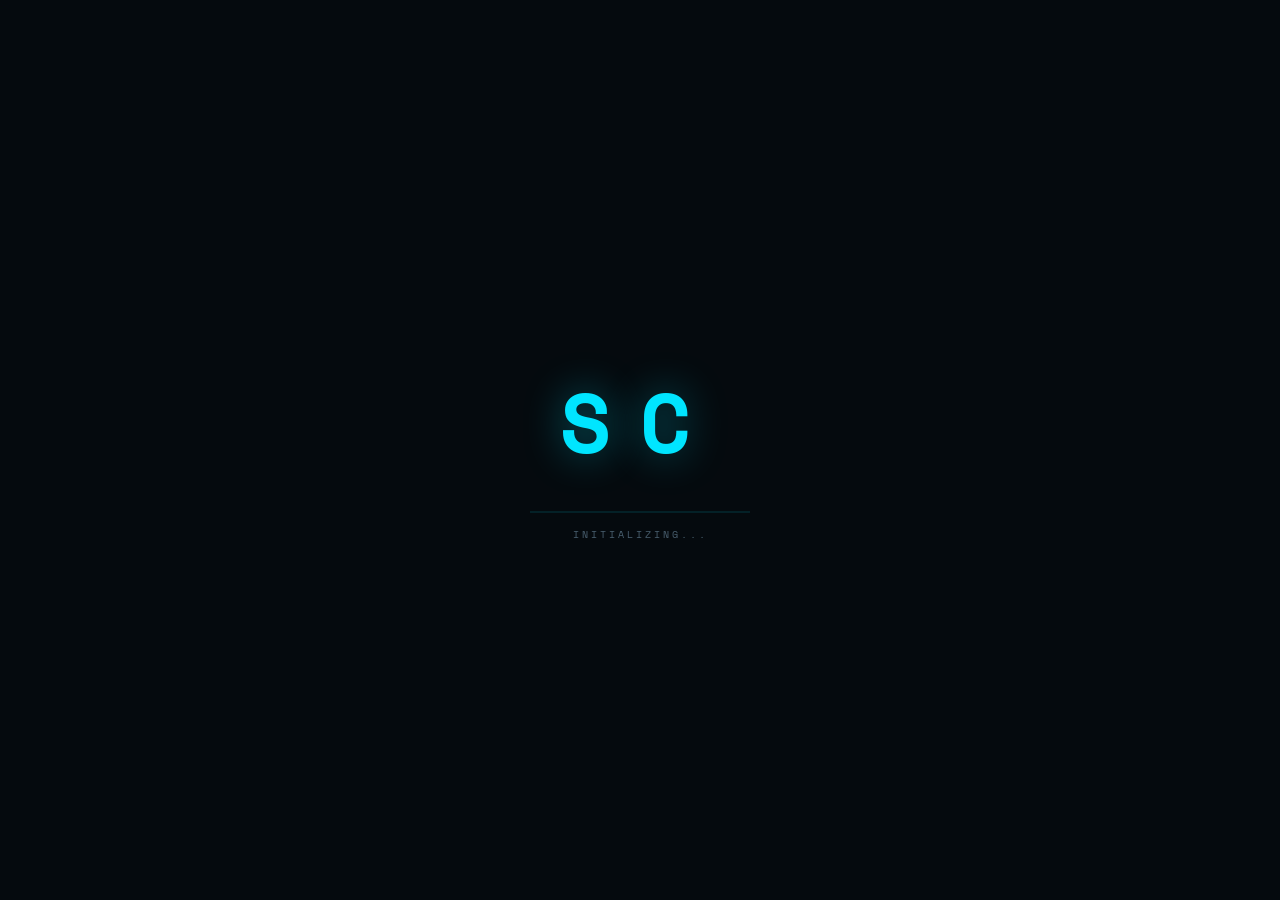
<file: index.html>
<!DOCTYPE html>
<html lang="en">
<head>
  <meta charset="UTF-8">
  <meta name="viewport" content="width=device-width, initial-scale=1.0">
  <title>Shrish Choudhary — MIT Researcher</title>
  <meta name="description" content="Shrish Choudhary is an MIT student, robotics engineer, and machine learning developer focused on robotics, reinforcement learning, and AI systems." />
  <meta name="keywords" content="Shrish Choudhary, Shrish Chou, robotics, AI, MIT, machine learning, software engineer" />
  <meta name="author" content="Shrish Choudhary" />
  <link rel="canonical" href="https://shrishc.com/" />
  <!-- Open Graph -->
  <meta property="og:type" content="website" />
  <meta property="og:url" content="https://shrishc.com/" />
  <meta property="og:title" content="Shrish Choudhary — MIT Researcher" />
  <meta property="og:description" content="Shrish Choudhary is an MIT student, robotics engineer, and machine learning developer focused on robotics, reinforcement learning, and AI systems." />
  <!-- Twitter Card -->
  <meta name="twitter:card" content="summary" />
  <meta name="twitter:title" content="Shrish Choudhary — MIT Researcher" />
  <meta name="twitter:description" content="Shrish Choudhary is an MIT student, robotics engineer, and machine learning developer focused on robotics, reinforcement learning, and AI systems." />
  <link rel="preconnect" href="https://fonts.googleapis.com">
  <link rel="preconnect" href="https://fonts.gstatic.com" crossorigin>
  <link href="https://fonts.googleapis.com/css2?family=Space+Mono:ital,wght@0,400;0,700;1,400&display=swap" rel="stylesheet">
  <link rel="stylesheet" href="style.css">
</head>
<body>

  <!-- LOADER -->
  <div id="loader">
    <div class="loader-content">
      <div class="loader-brand">SC</div>
      <div class="loader-line"><div id="loader-bar"></div></div>
      <div id="loader-label" class="loader-label">INITIALIZING...</div>
    </div>
  </div>

  <!-- NAV -->
  <nav id="main-nav">
    <div class="nav-left">
      <span class="nav-brand">SC</span>
      <span class="nav-sep">//</span>
      <span class="nav-brand-full">SHRISH.CHOUDHARY</span>
    </div>
    <div class="nav-center">
      <button class="nav-link active" data-section="0">INTRO</button>
      <button class="nav-link" data-section="1">EXPERIENCE</button>
      <button class="nav-link" data-section="2">RESEARCH</button>
      <button class="nav-link" data-section="5">PROJECTS</button>
      <button class="nav-link" data-section="8">CONTACT</button>
    </div>
    <div class="nav-right">
      <div class="nav-social">
        <a href="https://linkedin.com/in/shrish-choudhary" class="social-btn social-btn--linkedin" target="_blank" rel="noopener">LINKEDIN</a>
        <a href="https://github.com/ShrishChou" class="social-btn social-btn--github" target="_blank" rel="noopener">GITHUB</a>
        <a href="assets/resume.pdf" class="social-btn social-btn--resume" target="_blank">RESUME</a>
      </div>
      <span class="nav-divider"></span>
      <span class="status-dot"></span>
      <span class="status-text">CAMBRIDGE, MA</span>
    </div>
    <!-- Mobile-only icon strip: GitHub · LinkedIn · Resume -->
    <div class="mobile-nav-icons">
      <a href="https://github.com/ShrishChou" class="mobile-icon-btn" target="_blank" rel="noopener" aria-label="GitHub">
        <svg viewBox="0 0 24 24" fill="currentColor" aria-hidden="true"><path d="M12 0C5.37 0 0 5.37 0 12c0 5.3 3.44 9.8 8.2 11.38.6.11.82-.26.82-.58v-2.03c-3.34.72-4.04-1.61-4.04-1.61-.55-1.39-1.34-1.76-1.34-1.76-1.09-.75.08-.73.08-.73 1.2.08 1.84 1.24 1.84 1.24 1.07 1.83 2.8 1.3 3.49 1 .11-.78.42-1.3.76-1.6-2.67-.3-5.47-1.33-5.47-5.93 0-1.31.47-2.38 1.24-3.22-.14-.3-.54-1.52.1-3.18 0 0 1.01-.32 3.3 1.23a11.5 11.5 0 013-.4c1.02.005 2.04.14 3 .4 2.28-1.55 3.29-1.23 3.29-1.23.64 1.66.24 2.88.12 3.18.77.84 1.23 1.91 1.23 3.22 0 4.61-2.81 5.63-5.48 5.92.43.37.81 1.1.81 2.22v3.29c0 .32.22.7.83.58C20.57 21.8 24 17.3 24 12c0-6.63-5.37-12-12-12z"/></svg>
      </a>
      <a href="https://linkedin.com/in/shrish-choudhary" class="mobile-icon-btn" target="_blank" rel="noopener" aria-label="LinkedIn">
        <svg viewBox="0 0 24 24" fill="currentColor" aria-hidden="true"><path d="M20.447 20.452h-3.554v-5.569c0-1.328-.027-3.037-1.852-3.037-1.853 0-2.136 1.445-2.136 2.939v5.667H9.351V9h3.414v1.561h.046c.477-.9 1.637-1.85 3.37-1.85 3.601 0 4.267 2.37 4.267 5.455v6.286zM5.337 7.433a2.062 2.062 0 01-2.063-2.065 2.064 2.064 0 112.063 2.065zm1.782 13.019H3.555V9h3.564v11.452zM22.225 0H1.771C.792 0 0 .774 0 1.729v20.542C0 23.227.792 24 1.771 24h20.451C23.2 24 24 23.227 24 22.271V1.729C24 .774 23.2 0 22.222 0h.003z"/></svg>
      </a>
      <a href="assets/resume.pdf" class="mobile-icon-btn" target="_blank" aria-label="Resume">
        <svg viewBox="0 0 24 24" fill="none" stroke="currentColor" stroke-width="2" stroke-linecap="square" aria-hidden="true"><path d="M14 2H6a2 2 0 00-2 2v16a2 2 0 002 2h12a2 2 0 002-2V8z"/><polyline points="14 2 14 8 20 8"/><line x1="8" y1="13" x2="16" y2="13"/><line x1="8" y1="17" x2="12" y2="17"/></svg>
      </a>
    </div>
    <div class="nav-progress-bar"><div id="nav-progress-fill"></div></div>
  </nav>

  <!-- VIDEO WRAPPER -->
  <div id="video-wrapper">
    <video id="bg-video" muted playsinline preload="auto">
      <source src="assets/website_horizontal_scrub.mp4" type="video/mp4">
    </video>
    <div id="reading-vignette"></div>

    <!-- PANEL 0: INTRO — video already contains all text, no overlay needed -->
    <section class="content-panel" id="panel-0"></section>

    <!-- PANEL 1: EXPERIENCE — section heading + two quadrant boxes -->
    <section class="content-panel exp-panel" id="panel-1"><span id="experience"></span>

      <!-- Section heading: top-left, above eBay box -->
      <div class="exp-section-heading">
        <h2 class="exp-heading-text">WORK<br><span>EXPERIENCE</span></h2>
      </div>

      <!-- eBay: top-left quadrant -->
      <div class="exp-box exp-box-ebay">
        <div class="exp-box-eyebrow">// eBay_ML.ENGINEERING</div>
        <div class="exp-box-company">eBay Inc.</div>
        <div class="exp-box-role">Machine Learning Engineer · Intern · Summer 2025</div>
        <ul class="exp-box-bullets">
          <li>First ML model in payments history hitting production in <strong>US, UK &amp; Germany</strong></li>
          <li><strong>+22%</strong> checkout conversion via XGBoost + neural net personalization</li>
          <li>End-to-end pipeline deployed on AWS SageMaker at scale</li>
        </ul>
        <div class="exp-box-tags">
          <span class="tag small">ML PIPELINE</span>
          <span class="tag small">eBay Payments</span>
          <span class="tag small tag-accent">Hit Production</span>
        </div>
      </div>

      <!-- Multiply Labs: bottom-right quadrant -->
      <div class="exp-box exp-box-multiply">
        <div class="exp-box-eyebrow">// MULTIPLY_LABS.ROBOTICS</div>
        <div class="exp-box-company">Multiply Labs</div>
        <div class="exp-box-role">Robotics Engineering · Pharma Automation</div>
        <ul class="exp-box-bullets">
          <li>Pharma automation via robotic arm manipulation systems</li>
          <li>Imitation learning + RL for dexterous pick-and-place</li>
          <li>Deployed control policies in real-world manufacturing</li>
        </ul>
        <div class="exp-box-tags">
          <span class="tag small">ROBOTICS</span>
          <span class="tag small tag-accent">IMITATION LEARNING</span>
          <span class="tag small tag-accent">RL</span>
        </div>
      </div>

    </section>

    <!-- PANEL 1b: EXPERIENCE (Multiply Labs) — mobile only -->
    <section class="content-panel exp-panel mobile-only" id="panel-1b">
      <div class="exp-box exp-box-mobile-single">
        <div class="exp-box-eyebrow">// MULTIPLY_LABS.ROBOTICS</div>
        <div class="exp-box-company">Multiply Labs</div>
        <div class="exp-box-role">Robotics Intern</div>
        <ul class="exp-box-bullets">
          <li>Robotic arm manipulation for <strong>pharmaceutical automation</strong></li>
          <li>Imitation learning + RL for <strong>dexterous pick-and-place</strong></li>
          <li>Deployed control policies in real-world manufacturing</li>
        </ul>
        <div class="exp-box-tags">
          <span class="tag small">ROBOTICS</span>
          <span class="tag small tag-accent">IMITATION LEARNING</span>
          <span class="tag small tag-accent">RL</span>
        </div>
      </div>
    </section>

    <!-- PANEL 2: RESEARCH_1 — optics patent, left half blur + right box -->
    <section class="content-panel research-panel" id="panel-2"><span id="research-optics"></span>
      <div class="rp-header">
        <div class="section-eyebrow">// RESEARCH.PUBLICATIONS</div>
        <h2 class="rp-section-title">RESEARCH &amp;<br><span class="title-accent">PATENTS</span></h2>
      </div>
      <div class="rp-blur rp-blur--right-half"></div>
      <div class="rp-box rp-box--right">
        <div class="rp-badge">◆ PATENT HOLDER · 2ND AUTHOR · THEORETICAL PHYSICS LAB</div>
        <div class="rp-item-title">Optics &amp;<br>Pose Estimation</div>
        <div class="rp-venue">MIT Theoretical Physics Lab · Patent · $2B Market</div>
        <p class="rp-desc">Made end to end robotics system for autonomous arrangement of optics setups. Secured patent for a $2B addressable market.</p>
        <ul class="rp-mobile-bullets">
          <li>Made end to end robotics system for autonomous optics setup arrangement</li>
          <li>Secured patent for a $2B addressable market</li>
        </ul>
        <div class="research-tags">
          <span class="tag tag-accent">PATENT HOLDER</span>
          <span class="tag tag-accent">2ND AUTHOR</span>
          <span class="tag">STEREO VISION</span>
          <span class="tag">LIDAR · 6D POSE</span>
        </div>
        <div class="panel-links">
          <a class="panel-link" href="https://arxiv.org/abs/2505.17985" target="_blank" rel="noopener">
            <svg viewBox="0 0 24 24" fill="none" stroke="currentColor" stroke-width="2" stroke-linecap="square" aria-hidden="true"><path d="M14 2H6a2 2 0 00-2 2v16a2 2 0 002 2h12a2 2 0 002-2V8z"/><polyline points="14 2 14 8 20 8"/><line x1="8" y1="13" x2="16" y2="13"/><line x1="8" y1="17" x2="12" y2="17"/></svg>
             CLEO Sub
          </a>
          <a class="panel-link" href="https://arxiv.org/abs/2603.21496" target="_blank" rel="noopener">
            <svg viewBox="0 0 24 24" fill="none" stroke="currentColor" stroke-width="2" stroke-linecap="square" aria-hidden="true"><path d="M14 2H6a2 2 0 00-2 2v16a2 2 0 002 2h12a2 2 0 002-2V8z"/><polyline points="14 2 14 8 20 8"/><line x1="8" y1="13" x2="16" y2="13"/><line x1="8" y1="17" x2="12" y2="17"/></svg>
            SCIENCE Sub
          </a>
          <a class="panel-link" href="https://anonymous.4open.science/r/AutomateOptics-7C7C/README.md" target="_blank" rel="noopener">
            <svg viewBox="0 0 24 24" fill="none" stroke="currentColor" stroke-width="2" stroke-linecap="square" aria-hidden="true"><path d="M14 2H6a2 2 0 00-2 2v16a2 2 0 002 2h12a2 2 0 002-2V8z"/><polyline points="14 2 14 8 20 8"/><line x1="8" y1="13" x2="16" y2="13"/><line x1="8" y1="17" x2="12" y2="17"/></svg>
            IROS SUB
          </a>
          <a class="panel-link panel-link--accent" href="https://www.youtube.com/watch?v=VnHJXOeZWzM" target="_blank" rel="noopener">
            <svg viewBox="0 0 24 24" fill="currentColor" aria-hidden="true"><path d="M23.5 6.19a3 3 0 00-2.12-2.12C19.54 3.5 12 3.5 12 3.5s-7.54 0-9.38.57A3 3 0 00.5 6.19C0 8.07 0 12 0 12s0 3.93.5 5.81a3 3 0 002.12 2.12C4.46 20.5 12 20.5 12 20.5s7.54 0 9.38-.57a3 3 0 002.12-2.12C24 15.93 24 12 24 12s0-3.93-.5-5.81zm-14 7.31V8.5l6 3.5-6 3.5z"/></svg>
            WATCH DEMO
          </a>
          <a class="panel-link" href="https://github.com/AutoArm/AUTO-Arm" target="_blank" rel="noopener">
            <svg viewBox="0 0 24 24" fill="currentColor" aria-hidden="true"><path d="M12 0C5.37 0 0 5.37 0 12c0 5.3 3.44 9.8 8.2 11.38.6.11.82-.26.82-.58v-2.03c-3.34.72-4.04-1.61-4.04-1.61-.55-1.39-1.34-1.76-1.34-1.76-1.09-.75.08-.73.08-.73 1.2.08 1.84 1.24 1.84 1.24 1.07 1.83 2.8 1.3 3.49 1 .11-.78.42-1.3.76-1.6-2.67-.3-5.47-1.33-5.47-5.93 0-1.31.47-2.38 1.24-3.22-.14-.3-.54-1.52.1-3.18 0 0 1.01-.32 3.3 1.23a11.5 11.5 0 013-.4c1.02.005 2.04.14 3 .4 2.28-1.55 3.29-1.23 3.29-1.23.64 1.66.24 2.88.12 3.18.77.84 1.23 1.91 1.23 3.22 0 4.61-2.81 5.63-5.48 5.92.43.37.81 1.1.81 2.22v3.29c0 .32.22.7.83.58C20.57 21.8 24 17.3 24 12c0-6.63-5.37-12-12-12z"/></svg>
            GITHUB
          </a>
        </div>
      </div>
    </section>

    <!-- PANEL 3: RESEARCH_2 — tactile robotics, left half blur + right quarter blur + left box -->
    <section class="content-panel research-panel" id="panel-3"><span id="research-tactile"></span>
      <div class="rp-header">
        <div class="section-eyebrow">// RESEARCH.PUBLICATIONS</div>
        <h2 class="rp-section-title">RESEARCH &amp;<br><span class="title-accent">PATENTS</span></h2>
      </div>
      <div class="rp-blur rp-blur--left-half"></div>
      <div class="rp-blur rp-blur--right-quarter"></div>
      <div class="rp-box rp-box--left">
        <div class="rp-badge">◆ ACTIVE — MIT IMPROBABLE AI LAB</div>
        <div class="rp-item-title">Tactile Robotics &amp;<br>Simulation Training</div>
        <div class="rp-venue">MIT Improbable AI Lab · CSAIL · Cambridge, MA</div>
        <p class="rp-desc">Isaac lab simulation-based learning to teach robotic hands to understand object shapes through tactile sensors. Expanded research into latent understanding with VAEs and diffusion models.</p>
        <ul class="rp-mobile-bullets">
          <li>Isaac lab simulation-based learning to teach robotic hands to understand object shapes through tactile sensors</li>
          <li>Expanded research into latent understanding with VAEs and diffusion models</li>
          <li>Active research at MIT Improbable AI Lab · CSAIL</li>
        </ul>
        <div class="research-tags">
          <span class="tag">ISAAC LAB</span>
          <span class="tag">TACTILE SENSING</span>
          <span class="tag tag-accent">VAEs</span>
          <span class="tag tag-accent">DIFFUSION MODELS</span>
        </div>
        <div class="panel-links">
          <a class="panel-link" href="https://github.com/ShrishChou/TactileRL" target="_blank" rel="noopener">
            <svg viewBox="0 0 24 24" fill="currentColor" aria-hidden="true"><path d="M12 0C5.37 0 0 5.37 0 12c0 5.3 3.44 9.8 8.21 11.39.6.11.79-.26.79-.58v-2.23c-3.34.73-4.03-1.42-4.03-1.42-.55-1.39-1.34-1.76-1.34-1.76-1.09-.74.08-.73.08-.73 1.2.08 1.84 1.24 1.84 1.24 1.07 1.83 2.81 1.3 3.49 1 .11-.78.42-1.31.76-1.61-2.67-.3-5.47-1.33-5.47-5.93 0-1.31.47-2.38 1.24-3.22-.12-.3-.54-1.52.12-3.18 0 0 1.01-.32 3.3 1.23a11.5 11.5 0 016 0c2.29-1.55 3.3-1.23 3.3-1.23.66 1.66.24 2.88.12 3.18.77.84 1.24 1.91 1.24 3.22 0 4.61-2.81 5.63-5.48 5.92.43.37.82 1.1.82 2.22v3.29c0 .32.19.69.8.58C20.57 21.8 24 17.3 24 12c0-6.63-5.37-12-12-12z"/></svg>
            GITHUB
          </a>
        </div>
      </div>
    </section>

    <!-- PANEL 4: RESEARCH_3 — Harvard Medical, left 3/4 blur + left box -->
    <section class="content-panel research-panel" id="panel-4"><span id="research-infection"></span>
      <div class="rp-header">
        <div class="section-eyebrow">// RESEARCH.PUBLICATIONS</div>
        <h2 class="rp-section-title">RESEARCH &amp;<br><span class="title-accent">PATENTS</span></h2>
      </div>
      <div class="rp-blur rp-blur--left-3q"></div>
      <div class="rp-box rp-box--center">
        <div class="rp-badge">◆ DEPLOYED · HARVARD MEDICAL SCHOOL · MIT EDGERTON CENTER</div>
        <div class="rp-item-title">Infection Detection<br>CV Pipeline</div>
        <div class="rp-venue">MIT Edgerton Center · Harvard Medical School · 2024</div>
        <p class="rp-desc">Adapted model to run locally using TensorFlow Lite with 85% accuracy. Partnered with Harvard Medical School to deploy to rural villages for accessible infection detection.</p>
        <ul class="rp-mobile-bullets">
          <li>Adapted model to run locally using TensorFlow Lite with 85% accuracy</li>
          <li>Partnered with Harvard Medical School to deploy to rural villages for accessible infection detection</li>
          <li>Won Harvard Medical School NTAC Prize for global health impact</li>
        </ul>
        <div class="research-tags">
          <span class="tag tag-accent">HARVARD MEDICAL</span>
          <span class="tag tag-accent">DEPLOYED</span>
          <span class="tag">TENSORFLOW LITE</span>
          <span class="tag">85% ACCURACY</span>
        </div>
        <div class="panel-links">
          <a class="panel-link panel-link--accent" href="https://play.google.com/store/apps/details?id=com.mobiletechnologylab.wound_screener" target="_blank" rel="noopener">
            <svg viewBox="0 0 24 24" fill="none" stroke="currentColor" stroke-width="2" stroke-linecap="square" aria-hidden="true"><rect x="5" y="2" width="14" height="20" rx="2"/><line x1="9" y1="21" x2="15" y2="21"/></svg>
            PLAY STORE
          </a>
          <a class="panel-link" href="https://globalhealthresearchcore.hms.harvard.edu/ntacprize/" target="_blank" rel="noopener">
            <svg viewBox="0 0 24 24" fill="none" stroke="currentColor" stroke-width="2" stroke-linecap="square" aria-hidden="true"><path d="M14 2H6a2 2 0 00-2 2v16a2 2 0 002 2h12a2 2 0 002-2V8z"/><polyline points="14 2 14 8 20 8"/><line x1="8" y1="13" x2="16" y2="13"/><line x1="8" y1="17" x2="12" y2="17"/></svg>
            HMS ARTICLE
          </a>
        </div>
      </div>
    </section>

    <!-- PANEL 5: PROJECTS_1 — Mirim 3D fashion, left blur + left box -->
    <section class="content-panel proj-panel" id="panel-5"><span id="project-mirim"></span>
      <div class="proj-header">
        <div class="section-eyebrow">// PROJECTS.INIT</div>
        <h2 class="proj-section-title">SELECTED<br><span class="title-accent">PROJECTS</span></h2>
      </div>
      <div class="proj-blur proj-blur--left"></div>
      <div class="proj-box proj-box--left">
        <div class="proj-box-eyebrow">// MIRIM.3D_FASHION</div>
        <div class="proj-box-title">Mirim</div>
        <div class="proj-box-role">YC IAP · 3D Fashion App · 2025</div>
        <ul class="proj-box-bullets">
          <li>Automatically converts <strong>2D clothing listings → photorealistic 3D models</strong></li>
          <li>Built and presented at <strong>YC IAP</strong> (Y Combinator Internship Access Program)</li>
          <li>Neural pipeline for garment reconstruction from single-view images</li>
        </ul>
        <div class="proj-box-tags">
          <span class="tag tag-accent">YC IAP</span>
          <span class="tag">3D RECONSTRUCTION</span>
          <span class="tag">FASHION TECH</span>
          <span class="tag">PYTORCH · NERF</span>
        </div>
        <div class="panel-links">
          <a class="panel-link panel-link--accent" href="https://www.mirim.shop/" target="_blank" rel="noopener">
            <svg viewBox="0 0 24 24" fill="none" stroke="currentColor" stroke-width="2" stroke-linecap="square" aria-hidden="true"><path d="M18 13v6a2 2 0 01-2 2H5a2 2 0 01-2-2V8a2 2 0 012-2h6"/><polyline points="15 3 21 3 21 9"/><line x1="10" y1="14" x2="21" y2="3"/></svg>
            VISIT SITE
          </a>
        </div>
      </div>
    </section>

    <!-- PANEL 6: PROJECTS_2 — Skeye, right blur + right box -->
    <section class="content-panel proj-panel" id="panel-6"><span id="project-skeye"></span>
      <div class="proj-header">
        <div class="section-eyebrow">// PROJECTS.INIT</div>
        <h2 class="proj-section-title">SELECTED<br><span class="title-accent">PROJECTS</span></h2>
      </div>
      <div class="proj-blur proj-blur--right"></div>
      <div class="proj-box proj-box--right">
        <div class="proj-box-eyebrow">// SKEYE.ROBOTICS_SAFETY</div>
        <div class="proj-box-title">Skeye</div>
        <div class="proj-box-role">Guardian Angel for Robotics · Real-Time Safety</div>
        <ul class="proj-box-bullets">
          <li>Distilled CV models detect external dangers — <strong>cameras, IMU &amp; LiDAR</strong> fusion</li>
          <li>YOLO on <strong>Jetson Nano</strong> — battery efficient, plug-and-play robot integration</li>
          <li>Multimodal perception pipeline to accelerate <strong>robots into production</strong></li>
        </ul>
        <div class="proj-box-tags">
          <span class="tag tag-accent">JETSON NANO</span>
          <span class="tag">YOLO · CV</span>
          <span class="tag">IMU · LIDAR</span>
          <span class="tag tag-accent">ROBOTICS SAFETY</span>
        </div>
        <div class="panel-links">
          <a class="panel-link panel-link--accent" href="https://shrishchou.github.io/Skeye/" target="_blank" rel="noopener">
            <svg viewBox="0 0 24 24" fill="none" stroke="currentColor" stroke-width="2" stroke-linecap="square" aria-hidden="true"><path d="M18 13v6a2 2 0 01-2 2H5a2 2 0 01-2-2V8a2 2 0 012-2h6"/><polyline points="15 3 21 3 21 9"/><line x1="10" y1="14" x2="21" y2="3"/></svg>
            VISIT SITE
          </a>
        </div>
      </div>
    </section>

    <!-- PANEL 7: PROJECTS_3 — Reflex RL pipeline, no blur, top-right box -->
    <section class="content-panel proj-panel" id="panel-7"><span id="project-reflex"></span>
      <div class="proj-header">
        <div class="section-eyebrow">// PROJECTS.INIT</div>
        <h2 class="proj-section-title">SELECTED<br><span class="title-accent">PROJECTS</span></h2>
      </div>
      <div class="proj-box proj-box--top-right">
        <div class="proj-box-eyebrow">// REFLEX.RL_PIPELINE</div>
        <div class="proj-box-title">Reflex</div>
        <div class="proj-box-role">Autonomous RL &amp; IL Training Pipeline</div>
        <ul class="proj-box-bullets">
          <li>Autonomous <strong>agentic training</strong> loop — self-generates curriculum and environments</li>
          <li>Trains <strong>RL and IL policies</strong> rapidly with minimal human intervention</li>
          <li>Pluggable reward design and sim-to-real transfer pipeline</li>
        </ul>
        <div class="proj-box-tags">
          <span class="tag tag-accent">AGENTIC</span>
          <span class="tag tag-accent">RL · IL</span>
          <span class="tag">PYTHON</span>
          <span class="tag">ISAAC LAB</span>
        </div>
        <div class="panel-links">
          <a class="panel-link" href="https://github.com/ShrishChou/Reflex" target="_blank" rel="noopener">
            <svg viewBox="0 0 24 24" fill="currentColor" aria-hidden="true"><path d="M12 0C5.37 0 0 5.37 0 12c0 5.3 3.44 9.8 8.21 11.39.6.11.79-.26.79-.58v-2.23c-3.34.73-4.03-1.42-4.03-1.42-.55-1.39-1.34-1.76-1.34-1.76-1.09-.74.08-.73.08-.73 1.2.08 1.84 1.24 1.84 1.24 1.07 1.83 2.81 1.3 3.49 1 .11-.78.42-1.31.76-1.61-2.67-.3-5.47-1.33-5.47-5.93 0-1.31.47-2.38 1.24-3.22-.12-.3-.54-1.52.12-3.18 0 0 1.01-.32 3.3 1.23a11.5 11.5 0 016 0c2.29-1.55 3.3-1.23 3.3-1.23.66 1.66.24 2.88.12 3.18.77.84 1.24 1.91 1.24 3.22 0 4.61-2.81 5.63-5.48 5.92.43.37.82 1.1.82 2.22v3.29c0 .32.19.69.8.58C20.57 21.8 24 17.3 24 12c0-6.63-5.37-12-12-12z"/></svg>
            GITHUB
          </a>
        </div>
      </div>
    </section>

    <!-- PANEL 8: CONTACT -->
    <section class="content-panel" id="panel-8"><span id="contact"></span>
      <div class="panel-inner">
        <div class="section-eyebrow">// CONTACT.INIT</div>
        <h2 class="section-title">GET IN<br><span class="title-accent">TOUCH</span></h2>
        <div class="contact-grid">
          <a class="contact-item" href="mailto:shrishc@mit.edu">
            <span class="contact-label">EMAIL</span>
            <span class="contact-value">shrishc@mit.edu</span>
          </a>
          <a class="contact-item" href="https://github.com/ShrishChou" target="_blank" rel="noopener">
            <span class="contact-label">GITHUB</span>
            <span class="contact-value">github.com/ShrishChou</span>
          </a>
          <a class="contact-item" href="https://linkedin.com/in/shrish-choudhary" target="_blank" rel="noopener">
            <span class="contact-label">LINKEDIN</span>
            <span class="contact-value">linkedin.com/in/shrishchoudhary</span>
          </a>
          <div class="contact-item">
            <span class="contact-label">LOCATION</span>
            <span class="contact-value">Cambridge, MA · MIT '27</span>
          </div>
        </div>
        <div class="contact-footer">
          <span class="status-dot"></span>
          Available for research collaborations &amp; internship opportunities
        </div>

        <!-- Mobile-only icon strip -->
        <div class="mobile-contact-strip">
          <a href="mailto:shrishc@mit.edu" class="mc-tile">
            <svg viewBox="0 0 24 24" fill="none" stroke="currentColor" stroke-width="1.8" stroke-linecap="square" aria-hidden="true"><rect x="2" y="4" width="20" height="16" rx="2"/><polyline points="2 4 12 13 22 4"/></svg>
            <div class="mc-tile-text">
              <div class="mc-tile-label">EMAIL</div>
              <div class="mc-tile-value">shrishc@mit.edu</div>
            </div>
          </a>
          <a href="https://github.com/ShrishChou" class="mc-tile" target="_blank" rel="noopener">
            <svg viewBox="0 0 24 24" fill="currentColor" aria-hidden="true"><path d="M12 0C5.37 0 0 5.37 0 12c0 5.3 3.44 9.8 8.2 11.38.6.11.82-.26.82-.58v-2.03c-3.34.72-4.04-1.61-4.04-1.61-.55-1.39-1.34-1.76-1.34-1.76-1.09-.75.08-.73.08-.73 1.2.08 1.84 1.24 1.84 1.24 1.07 1.83 2.8 1.3 3.49 1 .11-.78.42-1.3.76-1.6-2.67-.3-5.47-1.33-5.47-5.93 0-1.31.47-2.38 1.24-3.22-.14-.3-.54-1.52.1-3.18 0 0 1.01-.32 3.3 1.23a11.5 11.5 0 013-.4c1.02.005 2.04.14 3 .4 2.28-1.55 3.29-1.23 3.29-1.23.64 1.66.24 2.88.12 3.18.77.84 1.23 1.91 1.23 3.22 0 4.61-2.81 5.63-5.48 5.92.43.37.81 1.1.81 2.22v3.29c0 .32.22.7.83.58C20.57 21.8 24 17.3 24 12c0-6.63-5.37-12-12-12z"/></svg>
            <div class="mc-tile-text">
              <div class="mc-tile-label">GITHUB</div>
              <div class="mc-tile-value">ShrishChou</div>
            </div>
          </a>
          <a href="https://linkedin.com/in/shrish-choudhary" class="mc-tile" target="_blank" rel="noopener">
            <svg viewBox="0 0 24 24" fill="currentColor" aria-hidden="true"><path d="M20.447 20.452h-3.554v-5.569c0-1.328-.027-3.037-1.852-3.037-1.853 0-2.136 1.445-2.136 2.939v5.667H9.351V9h3.414v1.561h.046c.477-.9 1.637-1.85 3.37-1.85 3.601 0 4.267 2.37 4.267 5.455v6.286zM5.337 7.433a2.062 2.062 0 01-2.063-2.065 2.064 2.064 0 112.063 2.065zm1.782 13.019H3.555V9h3.564v11.452zM22.225 0H1.771C.792 0 0 .774 0 1.729v20.542C0 23.227.792 24 1.771 24h20.451C23.2 24 24 23.227 24 22.271V1.729C24 .774 23.2 0 22.222 0h.003z"/></svg>
            <div class="mc-tile-text">
              <div class="mc-tile-label">LINKEDIN</div>
              <div class="mc-tile-value">shrish-choudhary</div>
            </div>
          </a>
        </div>
      </div>
    </section>
  </div>

  <!-- SECTION INDICATORS -->
  <div id="section-indicators">
    <div class="indicator active" data-section="0"><div class="indicator-dot"></div><div class="indicator-label">INTRO</div></div>
    <div class="indicator" data-section="1"><div class="indicator-dot"></div><div class="indicator-label">EXP</div></div>
    <div class="indicator" data-section="2"><div class="indicator-dot"></div><div class="indicator-label">RES</div></div>
    <div class="indicator" data-section="5"><div class="indicator-dot"></div><div class="indicator-label">PROJ</div></div>
    <div class="indicator" data-section="8"><div class="indicator-dot"></div><div class="indicator-label">CONTACT</div></div>
  </div>

  <!-- SCROLL HINT -->
  <div id="scroll-hint">
    <svg viewBox="0 0 24 24" fill="none" stroke="currentColor" stroke-width="1.5" stroke-linecap="square" aria-hidden="true"><line x1="12" y1="5" x2="12" y2="19"/><polyline points="19 12 12 19 5 12"/></svg>
    <span>SCROLL TO EXPLORE</span>
  </div>

  <!-- STATUS BAR -->
  <div id="status-bar">
    <span class="status-left">SYS://MIT_EDU &nbsp;&nbsp; shrishc@mit.edu</span>
    <span class="status-right">IMPROBABLE_AI_LAB // EBAY_ML // YC_GRANT // PATENT_HOLDER &nbsp; <span id="video-time">0:00</span></span>
  </div>

  <script src="main.js"></script>
</body>
</html>
</file>
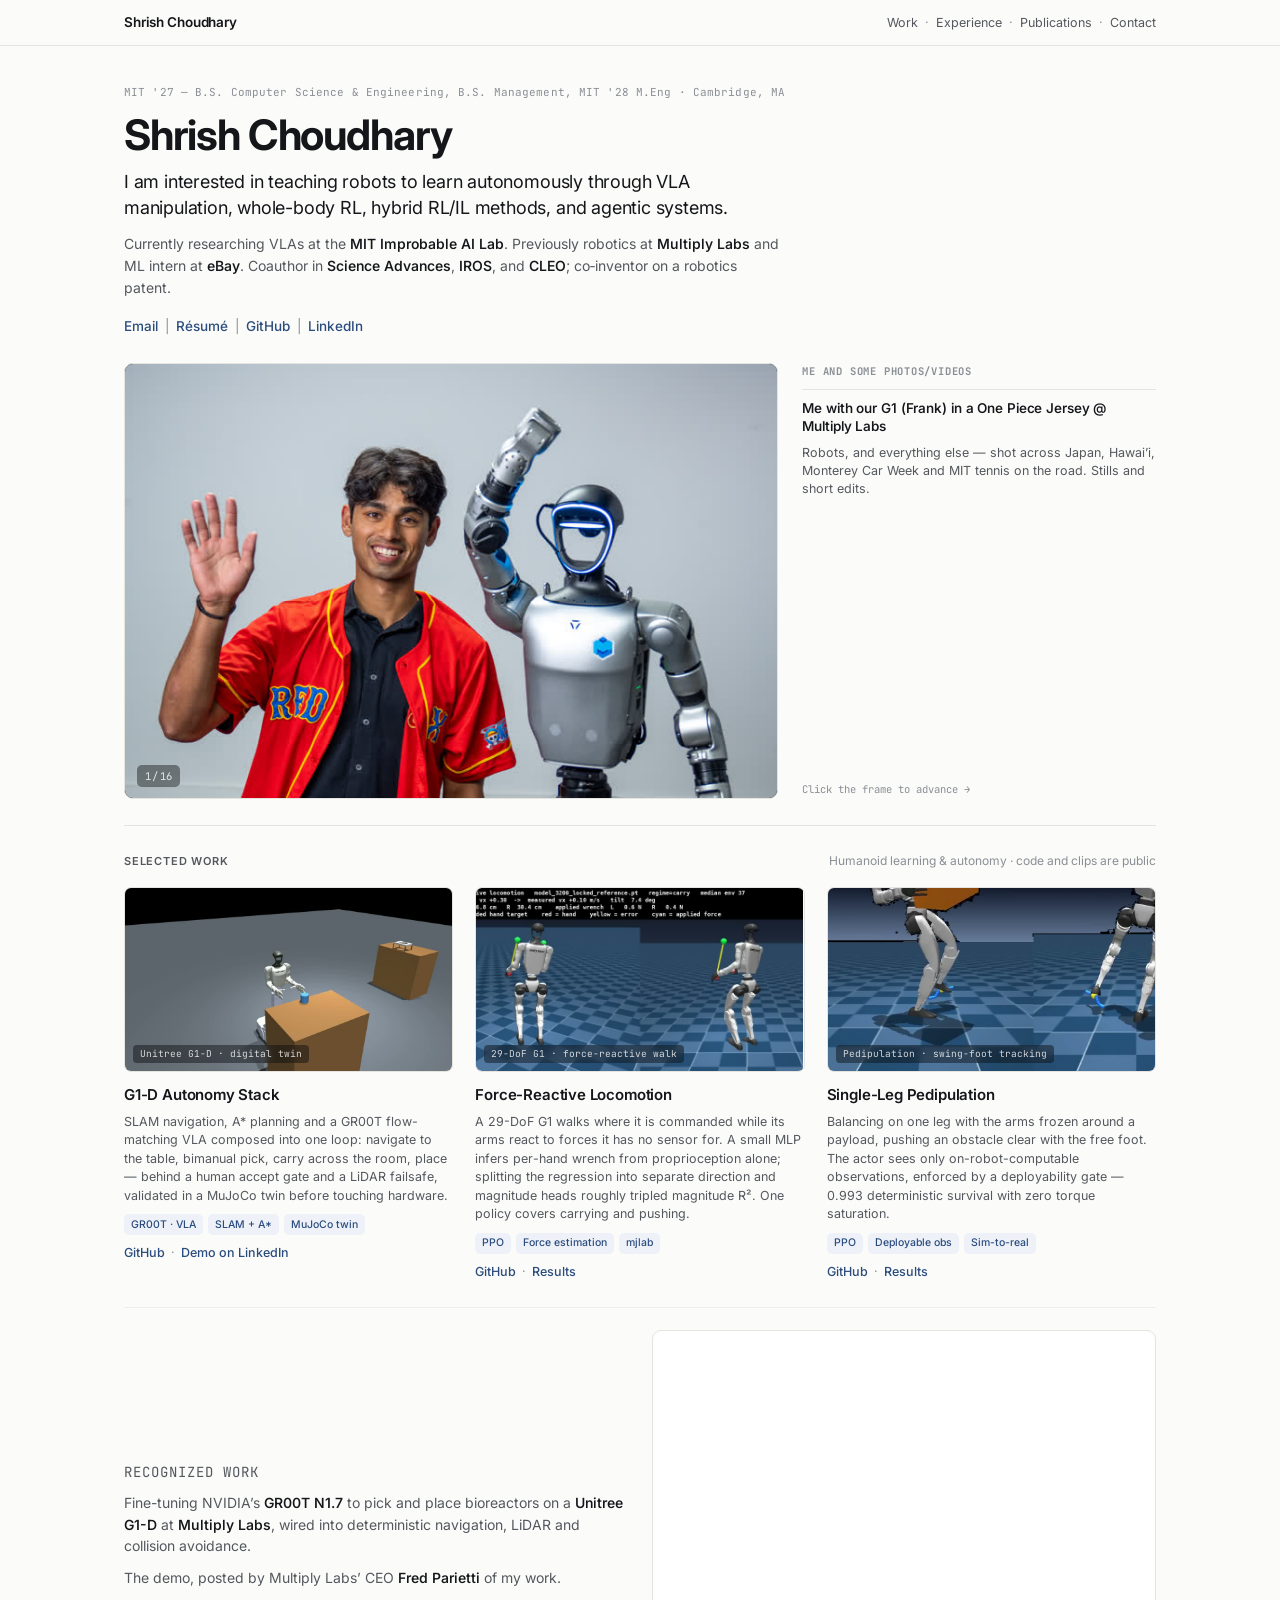
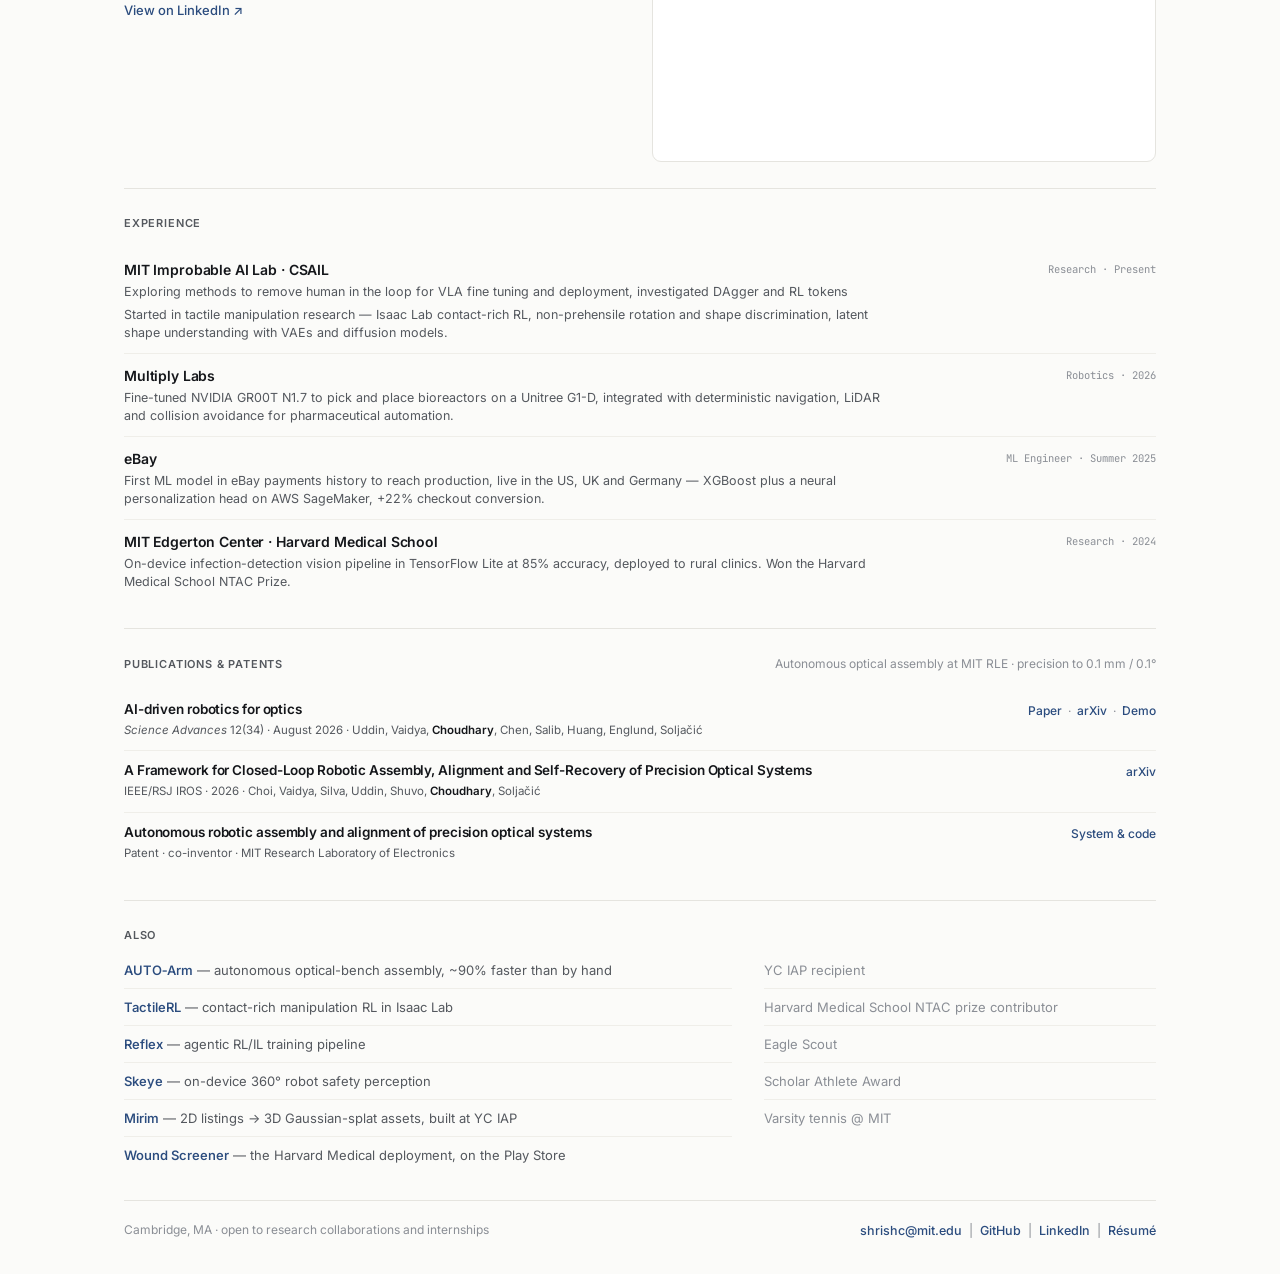
<file: docs/index.html>
<!DOCTYPE html>
<html lang="en">
<head>
<meta charset="UTF-8">
<meta name="viewport" content="width=device-width, initial-scale=1.0">
<title>Shrish Choudhary — Robotics &amp; AI Researcher, MIT</title>
<meta name="description" content="Shrish Choudhary is an MIT robotics and AI researcher building learning systems for humanoid robots — vision-language-action manipulation, whole-body reinforcement learning, and the autonomy stacks that run them on real hardware. Published in Science Advances; patent co-inventor.">
<meta name="author" content="Shrish Choudhary">
<link rel="canonical" href="https://shrishc.com/">
<meta name="robots" content="index, follow, max-image-preview:large">

<meta property="og:type" content="profile">
<meta property="og:url" content="https://shrishc.com/">
<meta property="og:site_name" content="Shrish Choudhary">
<meta property="og:title" content="Shrish Choudhary — Robotics &amp; AI Researcher, MIT">
<meta property="og:description" content="Learning systems for humanoid robots: VLA manipulation, whole-body RL, and the autonomy stacks that run them on real hardware. MIT '27. Science Advances author, patent co-inventor.">
<meta property="og:image" content="https://shrishc.com/media/og-g1.jpg">
<meta property="og:image:width" content="1200">
<meta property="og:image:height" content="630">
<meta property="profile:first_name" content="Shrish">
<meta property="profile:last_name" content="Choudhary">

<meta name="twitter:card" content="summary_large_image">
<meta name="twitter:title" content="Shrish Choudhary — Robotics &amp; AI Researcher, MIT">
<meta name="twitter:description" content="Learning systems for humanoid robots: VLA manipulation, whole-body RL, and the autonomy stacks that run them on real hardware.">
<meta name="twitter:image" content="https://shrishc.com/media/og-g1.jpg">

<link rel="preconnect" href="https://fonts.googleapis.com">
<link rel="preconnect" href="https://fonts.gstatic.com" crossorigin>
<link href="https://fonts.googleapis.com/css2?family=Inter:wght@400;500;600;700&family=JetBrains+Mono:wght@400;500&display=swap" rel="stylesheet">
<link rel="stylesheet" href="style.css">
<link rel="icon" href="favicon.svg" type="image/svg+xml">

<script type="application/ld+json">
{
  "@context": "https://schema.org",
  "@type": "Person",
  "name": "Shrish Choudhary",
  "alternateName": ["Shrish Chou", "ShrishChou"],
  "url": "https://shrishc.com/",
  "image": "https://shrishc.com/media/og-g1.jpg",
  "email": "mailto:shrishc@mit.edu",
  "jobTitle": "Robotics and AI Researcher",
  "description": "MIT researcher building learning systems for humanoid robots: vision-language-action manipulation, whole-body reinforcement learning, and real-hardware autonomy stacks.",
  "homeLocation": { "@type": "Place", "name": "Cambridge, Massachusetts" },
  "alumniOf": {
    "@type": "CollegeOrUniversity",
    "name": "Massachusetts Institute of Technology",
    "sameAs": "https://www.mit.edu/"
  },
  "affiliation": {
    "@type": "ResearchOrganization",
    "name": "MIT Improbable AI Lab, CSAIL, RLE",
    "sameAs": "https://people.csail.mit.edu/pulkitag/"
  },
  "knowsAbout": [
    "Robotics", "Reinforcement Learning", "Vision-Language-Action models",
    "Humanoid locomotion", "Robot manipulation", "Machine Learning",
    "Computer Vision", "Sim-to-real transfer", "Tactile sensing"
  ],
  "sameAs": [
    "https://github.com/ShrishChou",
    "https://www.linkedin.com/in/shrish-choudhary",
    "https://arxiv.org/a/choudhary_s_1"
  ]
}
</script>
</head>
<body>

<a class="skip" href="#work">Skip to work</a>

<nav>
  <div class="nav-inner">
    <a class="nav-name" href="#top">Shrish Choudhary</a>
    <div class="nav-links">
      <a href="#work">Work</a><span class="sep">·</span><a href="#experience">Experience</a><span class="sep">·</span><a href="#publications">Publications</a><span class="sep">·</span><a href="#contact">Contact</a>
    </div>
  </div>
</nav>

<main class="wrap" id="top">

  <!-- ============ HERO ============ -->
  <header class="hero">
    <p class="kicker">MIT '27 — B.S. Computer Science &amp; Engineering, B.S. Management, MIT '28 M.Eng · Cambridge, MA</p>
    <h1>Shrish Choudhary</h1>
    <p class="lede">I am interested in teaching robots to learn autonomously through VLA manipulation, whole-body RL, hybrid RL/IL methods, and agentic systems.</p>
    <p class="sub">Currently researching VLAs at the <strong>MIT Improbable AI Lab</strong>. Previously robotics at <strong>Multiply Labs</strong> and ML intern at <strong>eBay</strong>. Coauthor in <strong>Science Advances</strong>, <strong>IROS</strong>, and <strong>CLEO</strong>; co&#8209;inventor on a robotics patent.</p>
    <p class="links">
      <a href="mailto:shrishc@mit.edu">Email</a><span class="sep">|</span><a href="resume.pdf">Résumé</a><span class="sep">|</span><a href="https://github.com/ShrishChou" rel="noopener">GitHub</a><span class="sep">|</span><a href="https://www.linkedin.com/in/shrish-choudhary" rel="noopener">LinkedIn</a>
    </p>
  </header>

  <!-- ============ GALLERY ============ -->
  <section class="gallery-section" aria-labelledby="gal-h">
    <figure class="gal" id="gal">
      <div class="gal-stage" id="gal-stage" tabindex="0" role="group" aria-label="Photo and video gallery — click or use arrow keys">

        <figure class="slide is-active" data-caption="Me with our G1 (Frank) in a One Piece Jersey @ Multiply Labs">
          <img src="media/photos/g1-frank.jpg" srcset="media/photos/g1-frank-700.jpg 700w, media/photos/g1-frank.jpg 1400w" sizes="(max-width: 900px) 100vw, 640px" alt="Shrish Choudhary waving beside Frank, a Unitree G1 humanoid robot, at Multiply Labs" width="1400" height="934" fetchpriority="high">
        </figure>
        <figure class="slide" data-caption="A summer in Japan">
          <video data-src="media/video/japan.mp4" poster="media/video/japan.jpg" muted loop playsinline preload="none" width="1280" height="720"></video>
        </figure>
        <figure class="slide" data-caption="Crystal World @ teamLab Borderless, Tokyo">
          <img loading="lazy" src="media/photos/DSC01310.jpg" srcset="media/photos/DSC01310-700.jpg 700w, media/photos/DSC01310.jpg 1400w" sizes="(max-width: 900px) 100vw, 640px" alt="Suspended mirrored spheres filled with light at teamLab Borderless, a photographer reflected in the nearest one" width="1400" height="933">
        </figure>
        <figure class="slide" data-caption="Above the clouds in Maui, Hawai'i">
          <img loading="lazy" src="media/photos/DSC00653.jpg" srcset="media/photos/DSC00653-700.jpg 700w, media/photos/DSC00653.jpg 1400w" sizes="(max-width: 900px) 100vw, 640px" alt="A band of orange light over a sea of clouds seen from high on a volcano in Maui" width="1400" height="933">
        </figure>
        <figure class="slide" data-caption="Monterey Car Week 2026">
          <video data-src="media/video/carweek.mp4" poster="media/video/carweek.jpg" muted loop playsinline preload="none" width="1280" height="718"></video>
        </figure>
        <figure class="slide" data-caption="Koenigsegg Jesko @ Monterey Car Week">
          <img loading="lazy" src="media/photos/DSC00948.jpg" srcset="media/photos/DSC00948-700.jpg 700w, media/photos/DSC00948.jpg 1400w" sizes="(max-width: 900px) 100vw, 640px" alt="Close detail of the carbon-fibre rear diffuser and taillight of a white Koenigsegg Jesko" width="1400" height="933">
        </figure>
        <figure class="slide" data-caption="Kyoto Alley">
          <img loading="lazy" src="media/photos/DSC01390.jpg" srcset="media/photos/DSC01390-700.jpg 700w, media/photos/DSC01390.jpg 1400w" sizes="(max-width: 900px) 100vw, 640px" alt="Shrish Choudhary photographed in the reflection of a round orange convex traffic mirror on a Kyoto street" width="1400" height="933">
        </figure>
        <figure class="slide" data-caption="Me (left) and friend (right) @ teamLab Borderless, Tokyo">
          <img src="media/photos/DSC01286.jpg" srcset="media/photos/DSC01286-700.jpg 700w, media/photos/DSC01286.jpg 1400w" sizes="(max-width: 900px) 100vw, 640px" alt="Shrish Choudhary holding a camera, lit by a projected floral installation at teamLab Borderless in Tokyo" width="1400" height="933" loading="lazy">
        </figure>
        <figure class="slide" data-caption="The National Art Center in Tokyo">
          <img loading="lazy" src="media/photos/DSC01256.jpg" srcset="media/photos/DSC01256-700.jpg 700w, media/photos/DSC01256.jpg 1400w" sizes="(max-width: 900px) 100vw, 640px" alt="The undulating glass facade and cone-shaped mezzanine inside the National Art Center in Tokyo" width="1400" height="933">
        </figure>
        <figure class="slide" data-caption="MIT tennis in SoCal">
          <video data-src="media/video/tennis.mp4" poster="media/video/tennis.jpg" muted loop playsinline preload="none" width="1280" height="720"></video>
        </figure>
        <figure class="slide" data-caption="Road to Hana in Maui, Hawai'i">
          <img loading="lazy" src="media/photos/DSC00580.jpg" srcset="media/photos/DSC00580-700.jpg 700w, media/photos/DSC00580.jpg 1400w" sizes="(max-width: 900px) 100vw, 640px" alt="A wave breaking over black lava rock in front of palms and Norfolk pines on the Maui coast" width="1400" height="933">
        </figure>
        <figure class="slide" data-caption="Bugatti Chiron Pur Sport @ Carmel-by-the-Sea">
          <img loading="lazy" src="media/photos/DSC01075.jpg" srcset="media/photos/DSC01075-700.jpg 700w, media/photos/DSC01075.jpg 1400w" sizes="(max-width: 900px) 100vw, 640px" alt="A bright green Bugatti Chiron Pur Sport parked on a street in Carmel-by-the-Sea" width="1400" height="933">
        </figure>
        <figure class="slide" data-caption="McLaren P1 &amp; Ferrari 296 @ Carmel-by-the-Sea">
          <img loading="lazy" src="media/photos/DSC01114.jpg" srcset="media/photos/DSC01114-700.jpg 700w, media/photos/DSC01114.jpg 1400w" sizes="(max-width: 900px) 100vw, 640px" alt="A colour-shifting McLaren P1 parked beside a light blue Ferrari 296 on a tree-lined street" width="1400" height="933">
        </figure>
        <figure class="slide" data-caption="Riverbank, Japan">
          <img loading="lazy" src="media/photos/DSC01345.jpg" srcset="media/photos/DSC01345-700.jpg 700w, media/photos/DSC01345.jpg 1400w" sizes="(max-width: 900px) 100vw, 640px" alt="A nutria peering out from dense green riverside grass beside still water" width="1400" height="933">
        </figure>
        <figure class="slide" data-caption="Lamborghini Temerario @ Carmel-by-the-Sea">
          <img loading="lazy" src="media/photos/DSC01071.jpg" srcset="media/photos/DSC01071-700.jpg 700w, media/photos/DSC01071.jpg 1400w" sizes="(max-width: 900px) 100vw, 640px" alt="A red Lamborghini Temerario on gold wheels rolling down a street past onlookers" width="1400" height="933">
        </figure>
        <figure class="slide" data-caption="Lamborghini Revuelto @ Monterey">
          <img loading="lazy" src="media/photos/DSC00688.jpg" srcset="media/photos/DSC00688-700.jpg 700w, media/photos/DSC00688.jpg 1400w" sizes="(max-width: 900px) 100vw, 640px" alt="A green Lamborghini Revuelto seen from behind on a hillside street above Monterey Bay" width="1400" height="933">
        </figure>

        <button class="gal-nav prev" id="gal-prev" aria-label="Previous">&#8249;</button>
        <button class="gal-nav next" id="gal-next" aria-label="Next">&#8250;</button>
        <button class="gal-sound" id="gal-sound" aria-label="Unmute video" hidden>&#128263;</button>
        <span class="gal-count"><span id="gal-i">1</span>&#8202;/&#8202;16</span>
      </div>

      <figcaption class="gal-rail">
        <h2 class="gal-label" id="gal-h">Me and some photos/videos</h2>
        <p class="gal-cap-text" id="gal-cap">Me with our G1 (Frank) in a One Piece Jersey @ Multiply Labs</p>
        <p class="gal-blurb">Robots, and everything else &mdash; shot across Japan, Hawai&rsquo;i, Monterey Car Week and MIT tennis on the road. Stills and short edits.</p>
        <p class="gal-hint">Click the frame to advance &#8594;</p>
      </figcaption>
    </figure>
  </section>

  <!-- ============ WORK ============ -->
  <section class="section" id="work">
    <div class="section-head">
      <h2>Selected work</h2>
      <span class="note">Humanoid learning &amp; autonomy · code and clips are public</span>
    </div>

    <div class="work-grid">

      <article class="card">
        <a class="frame" href="https://github.com/ShrishChou/G1-D-Bimanual-Manipulation-and-Locomotion" rel="noopener" aria-label="G1-D autonomy stack on GitHub">
          <video data-src="media/work/g1d.mp4" poster="media/work/g1d.jpg" muted loop playsinline preload="none"></video>
          <span class="cap">Unitree G1-D · digital twin</span>
        </a>
        <h3>G1-D Autonomy Stack</h3>
        <p>SLAM navigation, A* planning and a GR00T flow-matching VLA composed into one loop: navigate to the table, bimanual pick, carry across the room, place — behind a human accept gate and a LiDAR failsafe, validated in a MuJoCo twin before touching hardware.</p>
        <div class="tags"><span>GR00T · VLA</span><span>SLAM + A*</span><span>MuJoCo twin</span></div>
        <p class="card-links"><a href="https://github.com/ShrishChou/G1-D-Bimanual-Manipulation-and-Locomotion" rel="noopener">GitHub</a><span class="sep">·</span><a href="https://www.linkedin.com/feed/update/urn:li:ugcPost:7500634136504782848/" rel="noopener">Demo on LinkedIn</a></p>
      </article>

      <article class="card">
        <a class="frame" href="https://github.com/ShrishChou/G1-Force-Movement" rel="noopener" aria-label="Force-reactive locomotion on GitHub">
          <video data-src="media/work/force.mp4" poster="media/work/force.jpg" muted loop playsinline preload="none"></video>
          <span class="cap">29-DoF G1 · force-reactive walk</span>
        </a>
        <h3>Force-Reactive Locomotion</h3>
        <p>A 29-DoF G1 walks where it is commanded while its arms react to forces it has no sensor for. A small MLP infers per-hand wrench from proprioception alone; splitting the regression into separate direction and magnitude heads roughly tripled magnitude R². One policy covers carrying and pushing.</p>
        <div class="tags"><span>PPO</span><span>Force estimation</span><span>mjlab</span></div>
        <p class="card-links"><a href="https://github.com/ShrishChou/G1-Force-Movement" rel="noopener">GitHub</a><span class="sep">·</span><a href="https://github.com/ShrishChou/G1-Force-Movement/blob/main/docs/RESULTS.md" rel="noopener">Results</a></p>
      </article>

      <article class="card">
        <a class="frame" href="https://github.com/ShrishChou/G1-Balance-Push" rel="noopener" aria-label="Single-leg pedipulation on GitHub">
          <video data-src="media/work/balance.mp4" poster="media/work/balance.jpg" muted loop playsinline preload="none"></video>
          <span class="cap">Pedipulation · swing-foot tracking</span>
        </a>
        <h3>Single-Leg Pedipulation</h3>
        <p>Balancing on one leg with the arms frozen around a payload, pushing an obstacle clear with the free foot. The actor sees only on-robot-computable observations, enforced by a deployability gate — 0.993 deterministic survival with zero torque saturation.</p>
        <div class="tags"><span>PPO</span><span>Deployable obs</span><span>Sim-to-real</span></div>
        <p class="card-links"><a href="https://github.com/ShrishChou/G1-Balance-Push" rel="noopener">GitHub</a><span class="sep">·</span><a href="https://github.com/ShrishChou/G1-Balance-Push/blob/main/docs/RESULTS.md" rel="noopener">Results</a></p>
      </article>

    </div>

    <div class="feature">
      <div class="feature-text">
        <p class="feature-eyebrow">Recognized work</p>
        <p>Fine-tuning NVIDIA&rsquo;s <strong>GR00T N1.7</strong> to pick and place bioreactors on a <strong>Unitree G1-D</strong> at <strong>Multiply Labs</strong>, wired into deterministic navigation, LiDAR and collision avoidance.</p>
        <p>The demo, posted by Multiply Labs&rsquo; CEO <strong>Fred Parietti</strong> of my work.</p>
        <p class="feature-link"><a href="https://www.linkedin.com/feed/update/urn:li:ugcPost:7500585197990662145/" rel="noopener">View on LinkedIn &#8599;</a></p>
      </div>
      <div class="feature-embed">
        <iframe src="https://www.linkedin.com/embed/feed/update/urn:li:ugcPost:7500585197990662145?collapsed=1" height="430" width="504" allowfullscreen loading="lazy" title="Embedded post"></iframe>
      </div>
    </div>
  </section>

  <!-- ============ EXPERIENCE ============ -->
  <section class="section" id="experience">
    <div class="section-head"><h2>Experience</h2></div>
    <ul class="rows">
      <li>
        <div class="row-main">
          <span class="row-title">MIT Improbable AI Lab · CSAIL</span>
          <span class="row-desc">Exploring methods to remove human in the loop for VLA fine tuning and deployment, investigated DAgger and RL tokens</span>
          <span class="row-desc">Started in tactile manipulation research — Isaac Lab contact-rich RL, non-prehensile rotation and shape discrimination, latent shape understanding with VAEs and diffusion models.</span>
        </div>
        <span class="row-meta">Research · Present</span>
      </li>
      <li>
        <div class="row-main">
          <span class="row-title">Multiply Labs</span>
          <span class="row-desc">Fine-tuned NVIDIA GR00T N1.7 to pick and place bioreactors on a Unitree G1-D, integrated with deterministic navigation, LiDAR and collision avoidance for pharmaceutical automation.</span>
        </div>
        <span class="row-meta">Robotics · 2026</span>
      </li>
      <li>
        <div class="row-main">
          <span class="row-title">eBay</span>
          <span class="row-desc">First ML model in eBay payments history to reach production, live in the US, UK and Germany — XGBoost plus a neural personalization head on AWS SageMaker, +22% checkout conversion.</span>
        </div>
        <span class="row-meta">ML Engineer · Summer 2025</span>
      </li>
      <li>
        <div class="row-main">
          <span class="row-title">MIT Edgerton Center · Harvard Medical School</span>
          <span class="row-desc">On-device infection-detection vision pipeline in TensorFlow Lite at 85% accuracy, deployed to rural clinics. Won the Harvard Medical School NTAC Prize.</span>
        </div>
        <span class="row-meta">Research · 2024</span>
      </li>
    </ul>
  </section>

  <!-- ============ PUBLICATIONS ============ -->
  <section class="section" id="publications">
    <div class="section-head">
      <h2>Publications &amp; patents</h2>
      <span class="note">Autonomous optical assembly at MIT RLE · precision to 0.1&nbsp;mm / 0.1°</span>
    </div>
    <ul class="pubs">
      <li>
        <div>
          <p class="pub-title">AI-driven robotics for optics</p>
          <p class="pub-meta"><em>Science Advances</em> 12(34) · August 2026 · Uddin, Vaidya, <strong>Choudhary</strong>, Chen, Salib, Huang, Englund, Soljačić</p>
        </div>
        <p class="pub-links"><a href="https://www.science.org/doi/10.1126/sciadv.aee1381" rel="noopener">Paper</a><span class="sep">·</span><a href="https://arxiv.org/abs/2505.17985" rel="noopener">arXiv</a><span class="sep">·</span><a href="https://www.youtube.com/watch?v=VnHJXOeZWzM" rel="noopener">Demo</a></p>
      </li>
      <li>
        <div>
          <p class="pub-title">A Framework for Closed-Loop Robotic Assembly, Alignment and Self-Recovery of Precision Optical Systems</p>
          <p class="pub-meta">IEEE/RSJ IROS · 2026 · Choi, Vaidya, Silva, Uddin, Shuvo, <strong>Choudhary</strong>, Soljačić</p>
        </div>
        <p class="pub-links"><a href="https://arxiv.org/abs/2603.21496" rel="noopener">arXiv</a></p>
      </li>
      <li>
        <div>
          <p class="pub-title">Autonomous robotic assembly and alignment of precision optical systems</p>
          <p class="pub-meta">Patent · co-inventor · MIT Research Laboratory of Electronics</p>
        </div>
        <p class="pub-links"><a href="https://github.com/ShrishChou/AUTO-Arm" rel="noopener">System &amp; code</a></p>
      </li>
    </ul>
  </section>

  <!-- ============ ALSO ============ -->
  <section class="section" id="also">
    <div class="section-head"><h2>Also</h2></div>
    <div class="also-grid">
      <ul class="also-list">
        <li><a href="https://github.com/ShrishChou/AUTO-Arm" rel="noopener">AUTO&#8209;Arm</a> — autonomous optical-bench assembly, ~90% faster than by hand</li>
        <li><a href="https://github.com/ShrishChou/TactileRL" rel="noopener">TactileRL</a> — contact-rich manipulation RL in Isaac Lab</li>
        <li><a href="https://youtu.be/aPbnkaO_SuE" rel="noopener">Reflex</a> — agentic RL/IL training pipeline</li>
        <li><a href="https://shrishchou.github.io/Skeye/" rel="noopener">Skeye</a> — on-device 360° robot safety perception</li>
        <li><a href="https://www.mirim.shop/" rel="noopener">Mirim</a> — 2D listings → 3D Gaussian-splat assets, built at YC IAP</li>
        <li><a href="https://play.google.com/store/apps/details?id=com.mobiletechnologylab.wound_screener" rel="noopener">Wound Screener</a> — the Harvard Medical deployment, on the Play Store</li>
      </ul>
      <ul class="also-list quiet">
        <li>YC IAP recipient</li>
        <li>Harvard Medical School NTAC prize contributor</li>
        <li>Eagle Scout</li>
        <li>Scholar Athlete Award</li>
        <li>Varsity tennis @ MIT</li>
      </ul>
    </div>
  </section>

  <!-- ============ FOOTER ============ -->
  <footer id="contact">
    <p class="foot-left">Cambridge, MA · open to research collaborations and internships</p>
    <p class="foot-links">
      <a href="mailto:shrishc@mit.edu">shrishc@mit.edu</a><span class="sep">|</span><a href="https://github.com/ShrishChou" rel="noopener">GitHub</a><span class="sep">|</span><a href="https://www.linkedin.com/in/shrish-choudhary" rel="noopener">LinkedIn</a><span class="sep">|</span><a href="resume.pdf">Résumé</a>
    </p>
  </footer>

</main>
<script src="main.js"></script>
</body>
</html>
</file>
<file: style.css>
/* ============================================================
   VARIABLES
   ============================================================ */
:root {
  --bg:           #050a0e;
  --cyan:         #00e5ff;
  --cyan-dim:     rgba(0,229,255,0.55);
  --cyan-border:  rgba(0,229,255,0.18);
  --orange:       #ff6b35;
  --orange-dim:   rgba(255,107,53,0.13);
  --white:        #ffffff;
  --text:         #c0d4e0;
  --muted:        #4a6070;
  --border:       rgba(0,229,255,0.13);
  --font:         'Space Mono', 'Courier New', monospace;
  --nav-h:        52px;
  --bar-h:        30px;
}

*,*::before,*::after { box-sizing:border-box; margin:0; padding:0; }

html,body {
  width:100%; height:100%;
  overflow:hidden;
  background:var(--bg);
  font-family:var(--font);
  color:var(--text);
  -webkit-font-smoothing:antialiased;
}

/* ============================================================
   LOADER
   ============================================================ */
#loader {
  position:fixed; inset:0; z-index:1000;
  background:var(--bg);
  display:flex; align-items:center; justify-content:center;
  transition:opacity .7s ease, visibility .7s ease;
}
#loader.hidden { opacity:0; visibility:hidden; pointer-events:none; }

.loader-content { text-align:center; }

.loader-brand {
  font-size:clamp(52px,8vw,84px);
  font-weight:700;
  color:var(--cyan);
  letter-spacing:.35em;
  margin-bottom:28px;
  text-shadow:0 0 40px rgba(0,229,255,.4);
}

.loader-line {
  width:220px; height:2px;
  background:rgba(0,229,255,.1);
  margin:0 auto 14px;
  overflow:hidden;
}
#loader-bar {
  height:100%; width:0%;
  background:var(--cyan);
  transition:width .25s ease;
  box-shadow:0 0 10px var(--cyan);
}

.loader-label {
  font-size:10px;
  letter-spacing:.3em;
  color:var(--muted);
}

/* ============================================================
   NAV
   ============================================================ */
#main-nav {
  position:fixed; top:0; left:0; right:0;
  height:var(--nav-h);
  z-index:100;
  display:flex; align-items:center; justify-content:space-between;
  padding:0 clamp(14px,3vw,44px);
  background:linear-gradient(180deg,rgba(5,10,14,.96) 0%,rgba(5,10,14,0) 100%);
  border-bottom:1px solid var(--border);
}

.nav-left {
  display:flex; align-items:center; gap:8px;
  flex-shrink:0;
}
.nav-brand {
  font-size:17px; font-weight:700;
  color:var(--cyan); letter-spacing:.12em;
}
.nav-sep { color:var(--muted); font-size:11px; }
.nav-brand-full {
  font-size:10px; letter-spacing:.22em;
  color:var(--muted);
}

.nav-center {
  display:flex; align-items:center;
  gap:clamp(10px,2.2vw,32px);
}

.nav-link {
  background:none; border:none; cursor:pointer;
  font-family:var(--font);
  font-size:clamp(9px,0.85vw,11px);
  letter-spacing:.22em;
  color:var(--muted);
  padding:4px 0; position:relative;
  transition:color .2s ease;
}
.nav-link::after {
  content:'';
  position:absolute; bottom:0; left:0; right:0;
  height:1px; background:var(--cyan);
  transform:scaleX(0);
  transition:transform .25s ease;
}
.nav-link:hover,.nav-link.active { color:var(--cyan); }
.nav-link.active::after,.nav-link:hover::after { transform:scaleX(1); }

.nav-right {
  display:flex; align-items:center; gap:10px;
  flex-shrink:0;
}

.nav-social {
  display:flex; align-items:center; gap:6px;
}

.social-btn {
  font-family:var(--font);
  font-size:8px; letter-spacing:.22em;
  text-decoration:none;
  padding:4px 11px;
  border:1px solid;
  transition:color .2s ease, border-color .2s ease, background .2s ease, box-shadow .2s ease;
  white-space:nowrap;
}
.social-btn--linkedin {
  color:#4a9eff;
  border-color:rgba(74,158,255,.35);
  background:rgba(74,158,255,.06);
}
.social-btn--linkedin:hover {
  color:#fff;
  border-color:#4a9eff;
  background:rgba(74,158,255,.15);
  box-shadow:0 0 12px rgba(74,158,255,.25);
}
.social-btn--github {
  color:#00e5a0;
  border-color:rgba(0,229,160,.35);
  background:rgba(0,229,160,.06);
}
.social-btn--github:hover {
  color:#fff;
  border-color:#00e5a0;
  background:rgba(0,229,160,.15);
  box-shadow:0 0 12px rgba(0,229,160,.25);
}
.social-btn--resume {
  color:var(--orange);
  border-color:rgba(255,107,53,.35);
  background:rgba(255,107,53,.06);
}
.social-btn--resume:hover {
  color:#fff;
  border-color:var(--orange);
  background:rgba(255,107,53,.15);
  box-shadow:0 0 12px rgba(255,107,53,.25);
}

.nav-divider {
  width:1px; height:16px;
  background:var(--border);
  flex-shrink:0;
}

.status-dot {
  width:6px; height:6px; border-radius:50%;
  background:#00ff88;
  box-shadow:0 0 7px #00ff88;
  animation:blink 2.4s ease infinite;
  flex-shrink:0;
}
@keyframes blink { 0%,100%{opacity:1} 50%{opacity:.35} }

.status-text { font-size:9px; letter-spacing:.2em; color:var(--muted); }

.nav-progress-bar {
  position:absolute; bottom:0; left:0; right:0;
  height:1px; background:rgba(0,229,255,.06);
}
#nav-progress-fill {
  height:100%; width:0%;
  background:var(--cyan);
  box-shadow:0 0 8px var(--cyan);
  transition:width .12s linear;
}

/* ============================================================
   VIDEO WRAPPER
   ============================================================ */
#video-wrapper {
  position:fixed; inset:0; overflow:hidden;
}

#bg-video {
  position:absolute;
  top:50%; left:50%;
  transform:translate(-50%,-50%);
  width:100%; height:100%;
  object-fit:contain;
  background:var(--bg);
}

#reading-vignette {
  position:absolute; inset:0; pointer-events:none;
  background:linear-gradient(
    90deg,
    transparent 0%,
    transparent 30%,
    rgba(5,10,14,.45) 48%,
    rgba(5,10,14,.82) 62%,
    rgba(5,10,14,.93) 78%,
    rgba(5,10,14,.97) 100%
  );
  transition:opacity .5s ease;
}

/* Intro, experience, research, and project sub-panels — hide vignette, they manage their own overlays */
#video-wrapper[data-section="0"] #reading-vignette,
#video-wrapper[data-section="1"] #reading-vignette,
#video-wrapper[data-section="2"] #reading-vignette,
#video-wrapper[data-section="3"] #reading-vignette,
#video-wrapper[data-section="4"] #reading-vignette,
#video-wrapper[data-section="5"] #reading-vignette,
#video-wrapper[data-section="6"] #reading-vignette,
#video-wrapper[data-section="7"] #reading-vignette {
  opacity:0;
}

/* ============================================================
   EXPERIENCE PANEL (panel-1)
   ============================================================ */

/* Two-class selector beats the single-class .content-panel rules */
.content-panel.exp-panel {
  position:absolute;
  inset:0;
  width:100%;
  padding:0;
  align-items:unset;
}

/* "WORK EXPERIENCE" big heading — top-left, above the eBay box */
.exp-section-heading {
  position:absolute;
  top:calc(var(--nav-h) + clamp(14px,2vh,28px));
  left:clamp(20px,3vw,56px);
  z-index:1;
  pointer-events:none;
}
.exp-heading-text {
  font-size:clamp(24px,3.1vw,43px);
  font-weight:700;
  color:var(--white);
  line-height:.92;
  letter-spacing:.04em;
}
.exp-heading-text span { color:var(--cyan); }

.exp-box {
  position:absolute;
  /* width is overridden per-box so margin:auto centering works */
  background:rgba(5,10,14,.9);
  border:1px solid var(--border);
  padding:clamp(22px,3vh,36px) clamp(24px,2.8vw,40px);
  backdrop-filter:blur(8px);
  -webkit-backdrop-filter:blur(8px);
}

/* eBay box — left half, vertical position set by translateY
   translateY(-100%) = sits exactly above center line
   translateY(-50%)  = centered on screen
   increase the number toward 0 to move it DOWN */
.exp-box-ebay {
  top:50%;
  transform:translateY(-90%);
  left:0;
  right:50%;
  width:clamp(320px,44vw,640px);
  margin:0 auto;
}

/* Multiply Labs box — right half, vertical position set by translateY
   translateY(100%) = sits exactly below center line
   translateY(50%)  = centered on screen
   decrease the number toward 0 to move it UP */
.exp-box-multiply {
  bottom:50%;
  transform:translateY(120%);
  left:50%;
  right:0;
  width:clamp(320px,44vw,640px);
  margin:0 auto;
}

/* "// eBay_ML.ENGINEERING" label above company name */
.exp-box-eyebrow {
  font-size:12px; letter-spacing:.26em;
  color:var(--muted); margin-bottom:12px;
}

/* Company name — e.g. "eBay Inc." */
.exp-box-company {
  font-size:clamp(18px,2.3vw,36px);
  font-weight:700; color:var(--white);
  letter-spacing:.05em; margin-bottom:6px;
}

/* Role line — e.g. "Machine Learning Engineer · Intern · Summer 2024" */
.exp-box-role {
  font-size:clamp(9px,1vw,13px); letter-spacing:.13em;
  color:var(--cyan); margin-bottom:16px;
}

/* Bullet points */
.exp-box-bullets {
  list-style:none; margin-bottom:16px;
}
.exp-box-bullets li {
  font-size:clamp(11px,1.1vw,13px);
  color:var(--text); line-height:1.65;
  padding-left:18px; position:relative;
  margin-bottom:7px;
}
.exp-box-bullets li::before {
  content:'►'; position:absolute; left:0;
  color:var(--muted); font-size:8px; top:4px;
}
.exp-box-bullets li strong { color:var(--white); }

/* Tag pills at the bottom of each box — e.g. "PATENT HOLDER"
   NOTE: .exp-box-tags .tag.small selector is needed because .tag.small
   (defined later in this file) has equal specificity and would otherwise win */
.exp-box-tags { display:flex; gap:6px; flex-wrap:wrap; }
.exp-box-tags .tag,
.exp-box-tags .tag.small {
  font-size:9px;
  padding:3px 9px;
  letter-spacing:.15em;
}

/* ============================================================
   RESEARCH PANELS (panels 2-4) — spotlight blur layouts
   ============================================================ */

/* Two-class selector beats the single-class .content-panel rules */
.content-panel.research-panel {
  position:absolute;
  inset:0;
  width:100%;
  padding:0;
  align-items:unset;
}

/* "RESEARCH & PATENTS" big heading — always top-left */
.rp-header {
  position:absolute;
  top:calc(var(--nav-h) + clamp(14px,2vh,28px));
  left:clamp(20px,3vw,56px);
  z-index:3;
  pointer-events:none;
}
.rp-section-title {
  font-size:clamp(24px,3.1vw,43px);
  font-weight:700;
  color:var(--white);
  line-height:.92;
  letter-spacing:.03em;
}
.rp-section-title .title-accent { color:var(--cyan); }

/* Research content box — same dark container as exp-box */
.rp-box {
  position:absolute;
  background:rgba(5,10,14,.9);
  border:1px solid var(--border);
  padding:clamp(22px,3vh,36px) clamp(24px,2.8vw,40px);
  backdrop-filter:blur(8px);
  -webkit-backdrop-filter:blur(8px);
  z-index:2;
}

/* Panel 2: box centered in right half */
.rp-box--right {
  top:50%; transform:translateY(-50%);
  left:50%; right:0;
  width:clamp(360px,48vw,700px);
  margin:0 auto;
}

/* Panel 3: box centered in left half */
.rp-box--left {
  top:50%; transform:translateY(-50%);
  left:0; right:50%;
  width:clamp(360px,48vw,700px);
  margin:0 auto;
}

/* Panel 4: box centered across full screen width */
.rp-box--center {
  top:50%; transform:translateY(-50%);
  left:0; right:0;
  width:clamp(360px,48vw,700px);
  margin:0 auto;
}

/* Full-height blur strips — visual context behind each research box */
.rp-blur {
  position:absolute; top:0; bottom:0;
  background:rgba(0,0,0,0.9);
  z-index:1;
}
.rp-blur--right-half    { right:0; width:50%; }
/* Panel 2: blur right half (behind the box) */
.rp-blur--right-half   { right:0; width:50%; }
/* Panel 2 alt / Panel 3: blur left half */
.rp-blur--left-half    { left:0; width:50%; }
/* Panel 3: blur right quarter */
.rp-blur--right-quarter { right:0; width:25%; }
/* Panel 4: blur left three-quarters */
.rp-blur--left-3q      { left:0; width:75%; }

/* Research item text — nearly doubled for readability */
.rp-badge {
  font-size:11px; letter-spacing:.22em;
  color:var(--cyan); margin-bottom:14px;
}
.rp-item-title {
  font-size:clamp(18px,2.3vw,34px);
  font-weight:700; color:var(--white);
  letter-spacing:.02em; margin-bottom:12px;
  line-height:1.1;
}
.rp-venue {
  font-size:clamp(9px,1vw,12px);
  letter-spacing:.12em; color:var(--cyan-dim);
  margin-bottom:20px;
}
.rp-desc {
  font-size:clamp(11px,1.1vw,13px);
  color:var(--text); line-height:1.75;
  margin-bottom:22px;
}
/* mobile-only bullet lists for research panels (shown only in portrait mobile query) */
.rp-mobile-bullets { display: none; }
/* shared tag row */
.research-tags { display:flex; gap:5px; flex-wrap:wrap; }
/* Tag size override — same cascade fix as exp-box-tags */
.research-tags .tag,
.research-tags .tag.small {
  font-size:9px; padding:3px 9px; letter-spacing:.15em;
}

/* ============================================================
   PROJECT PANELS (panels 5-7)
   ============================================================ */

.content-panel.proj-panel {
  position:absolute; inset:0; width:100%; padding:0; align-items:unset;
}

/* "SELECTED PROJECTS" heading — upper RIGHT (unlike exp which is upper left) */
.proj-header {
  position:absolute;
  top:calc(var(--nav-h) + clamp(14px,2vh,28px));
  right:clamp(20px,3vw,56px);
  z-index:3; pointer-events:none; text-align:right;
}
.proj-section-title {
  font-size:clamp(24px,3.1vw,43px);
  font-weight:700; color:var(--white); line-height:.92; letter-spacing:.03em;
}
.proj-section-title .title-accent { color:var(--cyan); }

/* Frosted blur strip covering one side of the screen */
.proj-blur {
  position:absolute; top:0; bottom:0;
  background:rgba(0, 0, 0, 0.8);
  z-index:1;
}
.proj-blur--left  { left:0; width:50%; }
.proj-blur--right { right:0; width:50%; }

/* Project content box — identical style to exp-box */
.proj-box {
  position:absolute;
  background:rgba(5,10,14,.9);
  border:1px solid var(--border);
  padding:clamp(22px,3vh,36px) clamp(24px,2.8vw,40px);
  backdrop-filter:blur(8px); -webkit-backdrop-filter:blur(8px);
  z-index:2;
}

/* Box centered in left half — for panels 5 and 7 */
.proj-box--left {
  top:50%; transform:translateY(-50%);
  left:0; right:50%;
  width:clamp(320px,44vw,640px); margin:0 auto;
}

/* Box centered in right half — for panel 6 (Skeye) */
.proj-box--right {
  top:50%; transform:translateY(-50%);
  left:50%; right:0;
  width:clamp(320px,44vw,640px); margin:0 auto;
}

/* Box in upper-right corner — for panel 7 (Reflex, no blur) */
.proj-box--top-right {
  top:calc(var(--nav-h) + clamp(120px,18vh,200px));
  right:clamp(80px,10vw,180px);
  width:clamp(320px,44vw,640px);
}

/* Project box text — same sizes as exp-box */
.proj-box-eyebrow { font-size:9px; letter-spacing:.26em; color:var(--muted); margin-bottom:12px; }
.proj-box-title   { font-size:clamp(18px,2.3vw,34px); font-weight:700; color:var(--white); letter-spacing:.05em; margin-bottom:6px; }
.proj-box-role    { font-size:clamp(9px,1vw,13px); letter-spacing:.13em; color:var(--cyan); margin-bottom:16px; }
.proj-box-bullets { list-style:none; margin-bottom:16px; }
.proj-box-bullets li {
  font-size:clamp(11px,1.1vw,13px); color:var(--text); line-height:1.65;
  padding-left:18px; position:relative; margin-bottom:7px;
}
.proj-box-bullets li::before { content:'►'; position:absolute; left:0; color:var(--muted); font-size:8px; top:4px; }
.proj-box-bullets li strong { color:var(--white); }
.proj-box-tags { display:flex; gap:6px; flex-wrap:wrap; }
/* Same tag override as exp-box to beat .tag.small cascade */
.proj-box-tags .tag,
.proj-box-tags .tag.small {
  font-size:9px; padding:3px 9px; letter-spacing:.15em;
}

/* ============================================================
   CONTENT PANELS
   ============================================================ */
.content-panel {
  position:absolute;
  top:var(--nav-h);
  right:0;
  bottom:var(--bar-h);
  width:clamp(380px,50vw,720px);
  display:flex;
  align-items:center;
  padding:0 clamp(20px,3.5vw,56px);
  /* opacity, transform, pointer-events are all set by JS — no CSS transition */
  opacity:0;
  pointer-events:none;
  transform:translateY(18px);
  will-change:opacity, transform;
}

.panel-inner {
  width:100%;
  max-height:calc(100vh - var(--nav-h) - var(--bar-h) - 28px);
  overflow-y:auto;
  padding-right:6px;
  scrollbar-width:thin;
  scrollbar-color:var(--cyan-border) transparent;
}
.panel-inner::-webkit-scrollbar { width:3px; }
.panel-inner::-webkit-scrollbar-track { background:transparent; }
.panel-inner::-webkit-scrollbar-thumb { background:var(--cyan-border); }

.section-eyebrow {
  font-size:9px; letter-spacing:.32em;
  color:var(--muted); margin-bottom:10px;
}

/* ============================================================
   PANEL 0 — INTRO
   ============================================================ */
.hero-name { line-height:.9; margin-bottom:10px; }
.name-line-1 {
  display:block;
  font-size:clamp(34px,5.2vw,70px);
  font-weight:700; color:var(--white);
  letter-spacing:.03em;
}
.name-line-2 {
  display:block;
  font-size:clamp(34px,5.2vw,70px);
  font-weight:700; color:var(--cyan);
  letter-spacing:.03em;
  text-shadow:0 0 30px rgba(0,229,255,.3);
}
.hero-subtitle {
  font-size:clamp(8px,.85vw,10px);
  letter-spacing:.22em; color:var(--muted);
  margin-bottom:14px;
}

.tag-row { display:flex; flex-wrap:wrap; gap:5px; margin-bottom:16px; }
.tag {
  font-size:8px; letter-spacing:.16em;
  padding:3px 9px;
  border:1px solid var(--border);
  color:var(--muted);
  white-space:nowrap;
}
.tag.tag-accent {
  border-color:rgba(255,107,53,.45);
  color:var(--orange);
  background:var(--orange-dim);
}
.tag.small { font-size:7.5px; padding:2px 7px; }

.bio-text {
  font-size:clamp(10px,1vw,12px);
  line-height:1.75; color:var(--text);
  margin-bottom:18px;
}
.bio-text strong { color:var(--white); }

.stats-row {
  display:flex; align-items:stretch;
  border:1px solid var(--border);
  margin-bottom:18px;
}
.stat-item { flex:1; padding:10px 14px; text-align:center; }
.stat-divider { width:1px; background:var(--border); }
.stat-value {
  font-size:clamp(16px,2.4vw,26px);
  font-weight:700; color:var(--cyan);
  letter-spacing:.05em;
}
.stat-label {
  font-size:7.5px; letter-spacing:.2em;
  color:var(--muted); margin-top:3px;
}

.two-col { display:grid; grid-template-columns:1fr 1fr; gap:18px; }
.col-label {
  font-size:8px; letter-spacing:.26em; color:var(--muted);
  border-bottom:1px solid var(--border);
  padding-bottom:5px; margin-bottom:8px;
}
.list-item {
  font-size:clamp(8px,.85vw,10px);
  color:var(--text); margin-bottom:5px;
  letter-spacing:.04em;
}

.stack-row { display:flex; align-items:baseline; gap:8px; margin-bottom:5px; flex-wrap:wrap; }
.stack-cat {
  font-size:8.5px; color:var(--cyan-dim);
  letter-spacing:.1em; white-space:nowrap; min-width:68px;
}
.stack-items { font-size:8.5px; color:var(--muted); letter-spacing:.04em; }

/* ============================================================
   SHARED SECTION TITLE
   ============================================================ */
.section-title {
  font-size:clamp(26px,3.8vw,50px);
  font-weight:700; color:var(--white);
  line-height:.96; letter-spacing:.02em;
  margin-bottom:22px;
}
.title-accent { color:var(--cyan); }

/* ============================================================
   PANEL 5 — PROJECTS
   ============================================================ */
.project-grid { display:grid; grid-template-columns:1fr 1fr; gap:10px; }
.project-item {
  border:1px solid var(--border);
  padding:12px; display:flex; gap:10px;
  transition:border-color .2s ease;
}
.project-item:hover { border-color:rgba(0,229,255,.3); }
.project-item.featured { grid-column:1/-1; border-color:rgba(0,229,255,.28); }
.project-number { font-size:10px; font-weight:700; color:var(--cyan); opacity:.4; flex-shrink:0; }
.project-title { font-size:clamp(9.5px,1vw,12px); font-weight:700; color:var(--white); letter-spacing:.05em; margin-bottom:5px; }
.project-award { margin-bottom:5px; }
.project-desc { font-size:clamp(8.5px,.82vw,10.5px); color:var(--text); line-height:1.65; margin-bottom:6px; }
.project-stack { font-size:8.5px; color:var(--cyan-dim); letter-spacing:.1em; }

/* ============================================================
   PANEL 6 — CONTACT
   ============================================================ */
.contact-grid { display:grid; grid-template-columns:1fr 1fr; gap:10px; margin-bottom:22px; }
.contact-item {
  border:1px solid var(--border);
  padding:14px; display:flex; flex-direction:column; gap:5px;
  text-decoration:none;
  transition:border-color .2s ease, background .2s ease;
}
a.contact-item:hover { border-color:var(--cyan-dim); background:rgba(0,229,255,.04); }
.contact-label { font-size:7.5px; letter-spacing:.3em; color:var(--muted); }
.contact-value { font-size:clamp(9px,.95vw,12px); color:var(--cyan); letter-spacing:.05em; }
.contact-footer {
  display:flex; align-items:center; gap:10px;
  font-size:10px; color:var(--text);
  border-top:1px solid var(--border); padding-top:14px;
}

/* ============================================================
   PANEL LINK BUTTONS (research + project boxes)
   Intentionally different from .tag pills:
   — taller padding, SVG icon, glow on hover, separator line above
   ============================================================ */
.panel-links {
  display: flex;
  flex-wrap: wrap;
  gap: 7px;
  margin-top: 16px;
  padding-top: 14px;
  border-top: 1px solid var(--border);
}

.panel-link {
  display: inline-flex;
  align-items: center;
  gap: 8px;
  font-family: var(--font);
  font-size: 8.5px;
  letter-spacing: .18em;
  color: var(--text);
  text-decoration: none;
  padding: 8px 14px 8px 11px;
  border: 1px solid rgba(0,229,255,.22);
  background: rgba(0,229,255,.04);
  white-space: nowrap;
  transition: color .2s, border-color .2s, background .2s, box-shadow .2s;
}
.panel-link svg {
  width: 12px; height: 12px;
  flex-shrink: 0;
  color: var(--cyan);
  transition: color .2s;
}
.panel-link:hover {
  color: var(--white);
  border-color: var(--cyan);
  background: rgba(0,229,255,.10);
  box-shadow: 0 0 14px rgba(0,229,255,.14);
}
.panel-link:hover svg { color: var(--white); }

.panel-link--accent {
  border-color: rgba(255,107,53,.32);
  background: rgba(255,107,53,.05);
}
.panel-link--accent svg { color: var(--orange); }
.panel-link--accent:hover {
  color: var(--white);
  border-color: var(--orange);
  background: rgba(255,107,53,.12);
  box-shadow: 0 0 14px rgba(255,107,53,.16);
}
.panel-link--accent:hover svg { color: var(--white); }

/* ============================================================
   SECTION INDICATORS
   ============================================================ */
#section-indicators {
  position:fixed;
  right:clamp(10px,1.6vw,20px);
  top:50%; transform:translateY(-50%);
  z-index:50;
  display:flex; flex-direction:column;
  align-items:center; gap:14px;
}
.indicator { display:flex; flex-direction:column; align-items:center; gap:3px; cursor:pointer; }
.indicator-dot {
  width:5px; height:5px; border-radius:50%;
  border:1px solid var(--muted);
  transition:background .28s ease, border-color .28s ease, box-shadow .28s ease;
}
.indicator.active .indicator-dot {
  background:var(--cyan); border-color:var(--cyan);
  box-shadow:0 0 8px var(--cyan);
}
.indicator-label {
  font-size:6.5px; letter-spacing:.2em;
  color:transparent;
  transition:color .25s ease;
}
.indicator:hover .indicator-label,
.indicator.active .indicator-label { color:var(--muted); }

/* ============================================================
   STATUS BAR
   ============================================================ */
#status-bar {
  position:fixed; bottom:0; left:0; right:0;
  height:var(--bar-h); z-index:100;
  display:flex; align-items:center; justify-content:space-between;
  padding:0 clamp(14px,3vw,44px);
  background:linear-gradient(0deg,rgba(5,10,14,.96) 0%,rgba(5,10,14,0) 100%);
  border-top:1px solid var(--border);
  font-size:8.5px; letter-spacing:.16em; color:var(--muted);
}
#scroll-hint {
  position: fixed;
  top: 135px;
  right: 64px;
  display: flex;
  flex-direction: column;
  align-items: flex-end;
  gap: 10px;
  color: var(--cyan);
  font-family: var(--font);
  font-size: 14px;
  letter-spacing: .22em;
  opacity: 1;
  pointer-events: none;
  z-index: 90;
  text-shadow: 0 0 18px rgba(0,229,255,.5);
  animation: scroll-hint-fade-in 0.5s ease forwards, scroll-hint-flash 2s ease-in-out 1.4s infinite;
  transition: opacity .6s ease;
}
#scroll-hint svg {
  width: 30px;
  height: 30px;
  align-self: flex-end;
  filter: drop-shadow(0 0 8px rgba(0,229,255,.6));
  animation: scroll-hint-bounce 1.6s ease-in-out infinite;
}
#scroll-hint.hidden { animation: scroll-hint-fade-out 0.6s ease forwards; }
@keyframes scroll-hint-bounce {
  0%,100% { transform: translateY(0); }
  50%      { transform: translateY(5px); }
}
@keyframes scroll-hint-fade-in {
  from { opacity: 0; transform: translateY(-6px); }
  to   { opacity: 1; transform: translateY(0); }
}
@keyframes scroll-hint-flash {
  0%,100% { opacity: 1; text-shadow: 0 0 18px rgba(0,229,255,.5); }
  50%      { opacity: .25; text-shadow: none; }
}
@keyframes scroll-hint-fade-out {
  from { opacity: 1; }
  to   { opacity: 0; }
}

/* ============================================================
   SCAN-LINE TEXTURE (subtle)
   ============================================================ */
body::after {
  content:'';
  position:fixed; inset:0;
  background:repeating-linear-gradient(
    0deg,
    transparent 0,
    transparent 3px,
    rgba(0,0,0,.025) 3px,
    rgba(0,0,0,.025) 4px
  );
  pointer-events:none;
  z-index:200;
}

/* ============================================================
   RESPONSIVE
   ============================================================ */
@media (max-width:1100px) {
  .two-col { grid-template-columns:1fr; }
  .project-grid { grid-template-columns:1fr; }
  .project-item.featured { grid-column:1; }
  .nav-brand-full { display:none; }
}

@media (max-width:900px) {
  .content-panel {
    width:100%;
    align-items:flex-end;
    padding-bottom:36px;
  }
  #reading-vignette {
    background:linear-gradient(
      180deg,
      transparent 0%,
      rgba(5,10,14,.85) 45%,
      rgba(5,10,14,.96) 100%
    );
  }
  .panel-inner { max-height:58vh; }
  .stats-row { flex-wrap:wrap; }
  .stat-item { min-width:40%; }
}

@media (max-width:680px) {
  .nav-center { gap:10px; }
  .nav-link { font-size:8px; letter-spacing:.14em; }
  .contact-grid { grid-template-columns:1fr; }
  .status-right { display:none; }
}

@media (min-width:1800px) {
  .content-panel { width:44vw; }
}

/* Mobile-only panels are invisible on desktop/landscape */
.content-panel.mobile-only { display: none !important; }

/* Mobile nav icons hidden on desktop */
.mobile-nav-icons { display: none; }
/* Mobile contact strip hidden on desktop */
.mobile-contact-strip { display: none; }

/* ============================================================
   MOBILE PORTRAIT — phone vertical only
   Horizontal / square displays are entirely unaffected.
   ============================================================ */
@media (orientation: portrait) and (max-width: 800px) {

  /* Video fills the portrait screen */
  #bg-video { object-fit: cover; }

  /* Remove all blur/vignette overlays */
  #reading-vignette,
  .rp-blur,
  .proj-blur { display: none !important; }

  /* ── NAV ── */
  .nav-brand-full,
  .nav-social,
  .nav-center,
  .nav-divider,
  .status-dot,
  .status-text { display: none; }

  /* Icon-only social strip replaces the text nav on mobile */
  .mobile-nav-icons {
    display: flex;
    align-items: center;
    gap: 6px;
    margin-left: auto;
  }
  .mobile-icon-btn {
    display: flex; align-items: center; justify-content: center;
    width: 32px; height: 32px;
    border: 1px solid var(--border);
    color: var(--muted);
    text-decoration: none;
    flex-shrink: 0;
    transition: color .2s, border-color .2s, background .2s;
  }
  .mobile-icon-btn svg { width: 14px; height: 14px; }
  .mobile-icon-btn:hover { color: var(--cyan); border-color: var(--cyan-border); background: rgba(0,229,255,.06); }

  /* ── STATUS BAR ── */
  .status-right { display: none; }

  /* ── SCROLL HINT — bottom centre, left-pointing arrow ── */
  #scroll-hint {
    top: auto;
    right: auto;
    bottom: calc(var(--bar-h) + 80px);
    left: 50%;
    flex-direction: row;
    align-items: center;
    gap: 8px;
    font-size: 13px;
    white-space: nowrap;
    /* Override the base animation: include translateX(-50%) so the fill
       doesn't clobber the centering transform */
    animation: scroll-hint-fade-in-mobile 0.5s ease forwards,
               scroll-hint-flash 2s ease-in-out 1.4s infinite;
  }
  @keyframes scroll-hint-fade-in-mobile {
    from { opacity: 0; transform: translateX(-50%) translateY(-6px); }
    to   { opacity: 1; transform: translateX(-50%) translateY(0); }
  }
  #scroll-hint svg {
    width: 20px;
    height: 20px;
    transform: rotate(-90deg);
    animation: scroll-hint-bounce-left 1.6s ease-in-out infinite;
  }
  @keyframes scroll-hint-bounce-left {
    0%,100% { transform: rotate(-90deg) translateY(0); }
    50%      { transform: rotate(-90deg) translateY(5px); }
  }

  /* ── SECTION INDICATORS — horizontal row at bottom ── */
  #section-indicators {
    top: auto;
    right: auto;
    bottom: calc(var(--bar-h) + 10px);
    left: 50%;
    transform: translateX(-50%);
    flex-direction: row;
    gap: 12px;
  }
  .indicator-label { display: none; }

  /* Mobile-only panels shown on mobile */
  .content-panel.mobile-only { display: flex !important; }

  /* ── SECTION HEADING OVERLAYS — hidden, video has its own ── */
  .rp-header,
  .proj-header,
  .exp-section-heading { display: none; }

  /* ── EXPERIENCE PANEL ── */
  /* Hide Multiply Labs from panel-1 on mobile (it gets its own panel-1b) */
  #panel-1 .exp-box-multiply { display: none; }

  /* Full-screen single-box layout used by both panel-1 (eBay) and panel-1b (Multiply) */
  .content-panel.exp-panel {
    display: flex !important;
    flex-direction: column;
    justify-content: center;
    align-items: stretch;
    overflow: hidden;
    padding: calc(var(--nav-h) + 8px) 10px calc(var(--bar-h) + 8px);
    gap: 8px;
  }
  .content-panel.exp-panel .exp-box,
  .content-panel.exp-panel .exp-box-mobile-single {
    position: relative;
    top: auto; bottom: auto; left: auto; right: auto;
    transform: none;
    width: 100%;
    margin: 0;
    padding: 14px 16px;
  }
  /* Single-box variant used in panel-1b: top-aligned */
  .content-panel.exp-panel {
    justify-content: flex-start;
  }
  .exp-box-eyebrow  { font-size: 7px; margin-bottom: 5px; }
  .exp-box-company  { font-size: 16px; margin-bottom: 3px; }
  .exp-box-role     { font-size: 8px; margin-bottom: 6px; }
  /* Show all bullets on mobile */
  .exp-box-bullets  { display: block; margin-bottom: 8px; }
  .exp-box-bullets li { font-size: 9px; line-height: 1.45; padding-left: 14px; margin-bottom: 2px; }
  .exp-box-tags     { gap: 4px; }
  .exp-box-tags .tag,
  .exp-box-tags .tag.small { font-size: 7px; padding: 2px 6px; }

  /* ── RESEARCH PANELS ── */
  .content-panel.research-panel {
    display: flex !important;
    align-items: flex-start;
    justify-content: flex-start;
    overflow-y: auto;
    padding: calc(var(--nav-h) + 8px) 10px calc(var(--bar-h) + 8px);
  }
  .content-panel.research-panel .rp-box {
    position: relative;
    top: auto; left: auto; right: auto;
    transform: none;
    width: 100%;
    max-width: 100%;
    margin: 0;
    padding: 12px;
  }
  /* Strip badge and tags; show venue + 2-line clamped description */
  .rp-badge,
  .research-tags { display: none; }
  .rp-item-title { font-size: 16px; margin-bottom: 4px; line-height: 1.2; }
  .rp-venue      { font-size: 8px; margin-bottom: 7px; }
  .rp-desc {
    display: -webkit-box;
    -webkit-line-clamp: 2;
    line-clamp: 2;
    -webkit-box-orient: vertical;
    overflow: hidden;
    font-size: 9px;
    line-height: 1.5;
    margin-bottom: 10px;
  }
  /* All research panels: hide clamped prose, show bullet list instead */
  .content-panel.research-panel .rp-desc { display: none; }

  .content-panel.research-panel .rp-mobile-bullets {
    display: block;
    margin: 0 0 10px 0;
    padding-left: 14px;
    font-size: 9px;
    color: var(--text);
    line-height: 1.6;
    list-style: disc;
  }
  .content-panel.research-panel .rp-mobile-bullets li { margin-bottom: 4px; }

  /* Give research boxes a bit more vertical room */
  .content-panel.research-panel .rp-box { padding: 14px 14px 16px; }

  /* ── PROJECT PANELS ── */
  .content-panel.proj-panel {
    display: flex !important;
    align-items: flex-start;
    justify-content: flex-start;
    overflow-y: auto;
    padding: calc(var(--nav-h) + 8px) 10px calc(var(--bar-h) + 8px);
  }
  .content-panel.proj-panel .proj-box {
    position: relative;
    top: auto; left: auto; right: auto; bottom: auto;
    transform: none;
    width: 100%;
    max-width: 100%;
    margin: 0;
    padding: 12px;
  }
  .proj-box-eyebrow { font-size: 7px; margin-bottom: 5px; }
  .proj-box-title   { font-size: 16px; margin-bottom: 3px; }
  .proj-box-role    { font-size: 8px; margin-bottom: 6px; }
  /* Show all bullets on mobile */
  .proj-box-bullets { display: block; margin-bottom: 10px; }
  .proj-box-bullets li { font-size: 9px; line-height: 1.45; padding-left: 14px; margin-bottom: 2px; }
  .proj-box-tags    { display: none; }

  /* ── CONTACT PANEL ── */
  .content-panel {
    width: 100%;
    right: 0;
    left: 0;
    padding: 0 12px;
    align-items: flex-start;
    justify-content: flex-start;
  }
  /* Hide desktop contact content on mobile */
  .contact-grid,
  .contact-footer,
  #panel-8 .section-eyebrow { display: none; }
  #panel-8 .section-title { font-size: 20px; margin-bottom: 14px; }

  /* Frosted panel-inner backdrop */
  .panel-inner {
    max-height: none;
    padding: 18px 16px;
    padding-right: 16px;
    background: rgba(5,10,14,.82);
    backdrop-filter: blur(10px);
    -webkit-backdrop-filter: blur(10px);
    border: 1px solid var(--border);
  }

  /* Mobile contact icon strip */
  .mobile-contact-strip {
    display: flex;
    flex-direction: column;
    gap: 8px;
    width: 100%;
  }
  .mc-tile {
    display: flex;
    align-items: center;
    gap: 14px;
    padding: 13px 14px;
    border: 1px solid var(--border);
    background: rgba(0,229,255,.04);
    text-decoration: none;
    color: var(--text);
    transition: border-color .2s, background .2s;
  }
  .mc-tile svg { width: 18px; height: 18px; color: var(--cyan); flex-shrink: 0; }
  .mc-tile:hover { border-color: var(--cyan-border); background: rgba(0,229,255,.09); }
  .mc-tile-label { font-size: 7px; letter-spacing: .28em; color: var(--muted); margin-bottom: 2px; }
  .mc-tile-value { font-size: 11px; color: var(--cyan); letter-spacing: .04em; }

  /* ── PANEL LINKS ── */
  .panel-links { gap: 4px; margin-top: 10px; padding-top: 8px; }
  .panel-link  { font-size: 7.5px; padding: 5px 9px 5px 8px; }
  .panel-link svg { width: 10px; height: 10px; }

  /* ── BOTTOM-PINNED PANELS ── */
  /* Multiply Labs (panel-1b) and Skeye (panel-6) sit near the bottom */
  #panel-1b { justify-content: flex-end; padding-bottom: calc(var(--bar-h) + 48px); }
  #panel-6  { align-items: flex-end; }
}
</file>
<file: docs/style.css>
/* ---------------------------------------------------------------
   shrishc.com — minimal single page
   --------------------------------------------------------------- */

:root{
  --bg:#FBFBF9;
  --panel:#FFFFFF;
  --plate:#101215;
  --ink:#14161A;
  --ink-2:#54585E;
  --ink-3:#8A8E95;
  --line:#E5E4DF;
  --line-2:#EFEEE9;
  --accent:#2B4C7E;
  --accent-bg:#EEF2F8;
  --radius:9px;
  --maxw:1080px;
}

@media (prefers-color-scheme: dark){
  :root{
    --bg:#0D0E10;
    --panel:#151719;
    --plate:#08090A;
    --ink:#ECEDEF;
    --ink-2:#9DA1A8;
    --ink-3:#6C7076;
    --line:#25272B;
    --line-2:#1D1F22;
    --accent:#88AEE8;
    --accent-bg:#151E2C;
  }
}

*,*::before,*::after{box-sizing:border-box;}
html{-webkit-text-size-adjust:100%;scroll-behavior:smooth;}
@media (prefers-reduced-motion: reduce){
  html{scroll-behavior:auto;}
  *{animation-duration:.01ms !important;transition-duration:.01ms !important;}
}

body{
  margin:0;
  background:var(--bg);
  color:var(--ink);
  font-family:'Inter',-apple-system,BlinkMacSystemFont,'Segoe UI',sans-serif;
  font-size:14.5px;
  line-height:1.55;
  -webkit-font-smoothing:antialiased;
  -moz-osx-font-smoothing:grayscale;
}

a{color:inherit;}
img,video{display:block;max-width:100%;}
h1,h2,h3,p,ul{margin:0;}
ul{list-style:none;padding:0;}

.wrap{max-width:var(--maxw);margin:0 auto;padding:0 24px;}

.skip{
  position:absolute;left:-9999px;top:0;background:var(--ink);color:var(--bg);
  padding:10px 16px;z-index:99;border-radius:0 0 var(--radius) 0;
}
.skip:focus{left:0;}

:focus-visible{outline:2px solid var(--accent);outline-offset:2px;border-radius:3px;}

/* ---------- NAV ---------- */
nav{
  position:sticky;top:0;z-index:20;
  background:color-mix(in srgb, var(--bg) 88%, transparent);
  backdrop-filter:saturate(180%) blur(10px);
  -webkit-backdrop-filter:saturate(180%) blur(10px);
  border-bottom:1px solid var(--line);
}
.nav-inner{
  max-width:var(--maxw);margin:0 auto;padding:12px 24px;
  display:flex;justify-content:space-between;align-items:center;gap:12px;flex-wrap:wrap;
}
.nav-name{font-weight:600;font-size:13.5px;letter-spacing:-0.01em;text-decoration:none;}
.nav-links{font-size:12.5px;color:var(--ink-2);}
.nav-links a{text-decoration:none;}
.nav-links a:hover{color:var(--accent);}
.sep{color:var(--ink-3);margin:0 7px;font-weight:400;}

/* ---------- HERO ---------- */
.hero{padding:38px 0 26px;}
.kicker{
  font-family:'JetBrains Mono',ui-monospace,monospace;
  font-size:11px;color:var(--ink-3);letter-spacing:0.01em;margin-bottom:12px;
}
h1{
  font-size:clamp(30px,5.2vw,42px);font-weight:680;
  letter-spacing:-0.028em;line-height:1.05;margin-bottom:12px;
}
.lede{
  font-size:clamp(15.5px,1.9vw,18px);line-height:1.45;
  max-width:660px;letter-spacing:-0.011em;margin-bottom:12px;
}
.sub{font-size:14px;color:var(--ink-2);max-width:660px;margin-bottom:18px;}
.sub strong{color:var(--ink);font-weight:550;}
.links{font-size:13.5px;font-weight:500;}
.links a{color:var(--accent);text-decoration:none;}
.links a:hover{text-decoration:underline;text-underline-offset:3px;}

/* ---------- GALLERY ---------- */
.gallery-section{padding-bottom:26px;}
.gal{
  margin:0;display:grid;gap:24px;
  grid-template-columns:minmax(0,1.85fr) minmax(190px,1fr);
  align-items:stretch;
}
.gal-stage{
  position:relative;width:100%;aspect-ratio:3/2;
  background:var(--plate);border:1px solid var(--line);border-radius:var(--radius);
  overflow:hidden;cursor:pointer;
}
/* display:none (not visibility) so native lazy-loading really defers offscreen
   slides. The resting state is visible, so a slide still shows if the fade-in
   animation never runs. */
.slide{position:absolute;inset:0;margin:0;display:none;}
.slide.is-active{display:block;animation:slide-in .3s ease both;}
@keyframes slide-in{from{opacity:0}to{opacity:1}}
.slide img,.slide video{width:100%;height:100%;}
.slide img{object-fit:cover;}          /* 3:2 stills fill the 3:2 frame exactly */
.slide video{object-fit:contain;}      /* 16:9 edits keep their full frame */

.gal-nav{
  position:absolute;top:50%;transform:translateY(-50%);
  width:34px;height:34px;border-radius:50%;
  border:1px solid rgba(255,255,255,.22);background:rgba(10,12,14,.42);
  color:#fff;font-size:19px;line-height:1;cursor:pointer;
  display:flex;align-items:center;justify-content:center;
  opacity:0;transition:opacity .2s ease,background .2s ease;
  backdrop-filter:blur(4px);padding:0 0 2px;
}
.gal-stage:hover .gal-nav,.gal-stage:focus-within .gal-nav{opacity:1;}
.gal-nav:hover{background:rgba(10,12,14,.72);}
.gal-nav.prev{left:12px;}
.gal-nav.next{right:12px;}

.gal-sound{
  position:absolute;top:12px;right:12px;
  border:1px solid rgba(255,255,255,.22);background:rgba(10,12,14,.42);
  color:#fff;border-radius:50%;width:30px;height:30px;font-size:12px;
  cursor:pointer;display:flex;align-items:center;justify-content:center;
  backdrop-filter:blur(4px);
}
.gal-sound[hidden]{display:none;}

.gal-count{
  position:absolute;left:12px;bottom:11px;
  font-family:'JetBrains Mono',ui-monospace,monospace;font-size:10.5px;
  color:rgba(255,255,255,.82);background:rgba(10,12,14,.42);
  padding:3px 8px;border-radius:5px;backdrop-filter:blur(4px);
  letter-spacing:.02em;pointer-events:none;
}

/* caption rail beside the frame */
.gal-rail{
  display:flex;flex-direction:column;justify-content:flex-end;
  gap:9px;padding-bottom:2px;min-width:0;
}
.gal-label{
  font-family:'JetBrains Mono',ui-monospace,monospace;
  font-size:10.5px;text-transform:uppercase;letter-spacing:.075em;
  color:var(--ink-3);padding-bottom:9px;border-bottom:1px solid var(--line);
}
.gal-cap-text{font-size:13.5px;font-weight:550;letter-spacing:-0.008em;line-height:1.35;}
.gal-blurb{font-size:12.5px;color:var(--ink-2);line-height:1.45;}
.gal-hint{
  font-family:'JetBrains Mono',ui-monospace,monospace;
  font-size:10.5px;color:var(--ink-3);margin-top:auto;padding-top:10px;
}

/* ---------- SECTIONS ---------- */
.section{padding:26px 0;border-top:1px solid var(--line);}
.section-head{
  display:flex;justify-content:space-between;align-items:baseline;
  gap:14px;flex-wrap:wrap;margin-bottom:16px;
}
.section-head h2{
  font-size:11px;text-transform:uppercase;letter-spacing:0.075em;
  font-weight:600;color:var(--ink-2);
}
.note{font-size:12px;color:var(--ink-3);}

/* ---------- WORK CARDS ---------- */
.work-grid{display:grid;grid-template-columns:repeat(3,1fr);gap:22px;}
.card h3{font-size:15px;font-weight:600;letter-spacing:-0.012em;margin-bottom:6px;}
.card p{font-size:12.5px;color:var(--ink-2);line-height:1.48;margin-bottom:9px;}
.frame{
  display:block;position:relative;width:100%;aspect-ratio:16/9;
  border-radius:7px;overflow:hidden;margin-bottom:11px;
  background:var(--plate);border:1px solid var(--line);
}
.frame video{width:100%;height:100%;object-fit:cover;}
.frame .cap{
  position:absolute;left:8px;bottom:8px;
  font-family:'JetBrains Mono',ui-monospace,monospace;font-size:9.5px;
  color:rgba(255,255,255,.8);background:rgba(10,12,14,.45);
  padding:2px 7px;border-radius:4px;backdrop-filter:blur(4px);
}
.tags{display:flex;flex-wrap:wrap;gap:5px;margin-bottom:9px;}
.tags span{
  font-size:10.5px;font-weight:500;color:var(--accent);
  background:var(--accent-bg);padding:2.5px 7px;border-radius:5px;
}
.card-links{font-size:12px;font-weight:500;margin-bottom:0 !important;}
.card-links a{color:var(--accent);text-decoration:none;}
.card-links a:hover{text-decoration:underline;text-underline-offset:2px;}
.card-links .sep{margin:0 6px;}

/* ---------- LINKEDIN FEATURE ---------- */
.feature{
  display:grid;grid-template-columns:minmax(0,1fr) minmax(0,504px);gap:28px;align-items:center;
  margin-top:26px;padding-top:22px;border-top:1px solid var(--line-2);
}
.feature-eyebrow{
  font-family:'JetBrains Mono',ui-monospace,monospace;
  font-size:10.5px;text-transform:uppercase;letter-spacing:.07em;
  color:var(--ink-3);margin-bottom:8px !important;
}
.feature-text p{font-size:14px;color:var(--ink-2);margin-bottom:10px;}
.feature-text strong{color:var(--ink);font-weight:550;}
.feature-link a{color:var(--accent);text-decoration:none;font-weight:500;font-size:13px;}
.feature-link a:hover{text-decoration:underline;text-underline-offset:3px;}
.feature-embed{
  border:1px solid var(--line);border-radius:var(--radius);
  overflow:hidden;background:var(--panel);
  min-width:0;   /* the iframe's intrinsic 504px must not floor the grid track */
}
.feature-embed iframe{display:block;border:0;width:100%;max-width:100%;}

/* ---------- ROWS (experience) ---------- */
.rows li,.pubs li{
  display:flex;justify-content:space-between;align-items:flex-start;
  gap:24px;padding:11px 0;border-bottom:1px solid var(--line-2);
}
.rows li:last-child,.pubs li:last-child{border-bottom:none;}
.row-main{display:block;max-width:760px;}
.row-title{display:block;font-size:14px;font-weight:600;letter-spacing:-0.01em;margin-bottom:2px;}
.row-desc{display:block;font-size:12.5px;color:var(--ink-2);line-height:1.45;}
.row-desc + .row-desc{margin-top:5px;}   /* stacked points read as separate lines */
.row-meta{
  font-family:'JetBrains Mono',ui-monospace,monospace;
  font-size:10.5px;color:var(--ink-3);white-space:nowrap;padding-top:2px;
}

/* ---------- PUBLICATIONS ---------- */
.pub-title{font-size:13.5px;font-weight:600;line-height:1.32;margin-bottom:3px;letter-spacing:-0.008em;}
.pub-meta{font-size:11.5px;color:var(--ink-2);}
.pub-meta strong{color:var(--ink);font-weight:600;}
.pub-links{font-size:12px;font-weight:500;white-space:nowrap;padding-top:1px;}
.pub-links a{color:var(--accent);text-decoration:none;}
.pub-links a:hover{text-decoration:underline;text-underline-offset:2px;}
.pub-links .sep{margin:0 6px;}

/* ---------- ALSO ---------- */
.also-grid{display:grid;grid-template-columns:1.55fr 1fr;gap:32px;align-items:start;}
.also-list li{
  font-size:13px;color:var(--ink-2);
  padding:8px 0;border-top:1px solid var(--line-2);
}
.also-list li:first-child{border-top:none;padding-top:0;}
.also-list a{color:var(--accent);text-decoration:none;font-weight:550;}
.also-list a:hover{text-decoration:underline;text-underline-offset:2px;}
.also-list.quiet li{color:var(--ink-3);}

/* ---------- FOOTER ---------- */
footer{
  border-top:1px solid var(--line);padding:20px 0 34px;
  display:flex;justify-content:space-between;align-items:center;
  gap:12px;flex-wrap:wrap;
}
.foot-left{font-size:12px;color:var(--ink-3);}
.foot-links{font-size:12.5px;font-weight:500;}
.foot-links a{color:var(--accent);text-decoration:none;}
.foot-links a:hover{text-decoration:underline;text-underline-offset:3px;}

/* ---------- RESPONSIVE ---------- */
@media (max-width:900px){
  .work-grid{grid-template-columns:1fr 1fr;}
  .feature{grid-template-columns:1fr;gap:18px;}
  .feature-embed{max-width:min(504px,100%);}
  .also-grid{grid-template-columns:1fr;gap:20px;}
  .gal{grid-template-columns:1fr;gap:14px;}
  .gal-rail{justify-content:flex-start;}
  .gal-hint{margin-top:0;}
}
@media (max-width:620px){
  body{font-size:14px;}
  .wrap{padding:0 18px;}
  .nav-inner{padding:10px 18px;}
  .nav-links{font-size:12px;}
  .hero{padding:26px 0 20px;}
  .work-grid{grid-template-columns:1fr;gap:26px;}
  .gal-stage{aspect-ratio:3/2;}
  .gal-nav{opacity:1;width:32px;height:32px;}
  .gal-hint{display:none;}
  .rows li,.pubs li{flex-direction:column;gap:5px;}
  .row-meta,.pub-links{white-space:normal;}
  footer{flex-direction:column;align-items:flex-start;gap:8px;}
}
</file>
